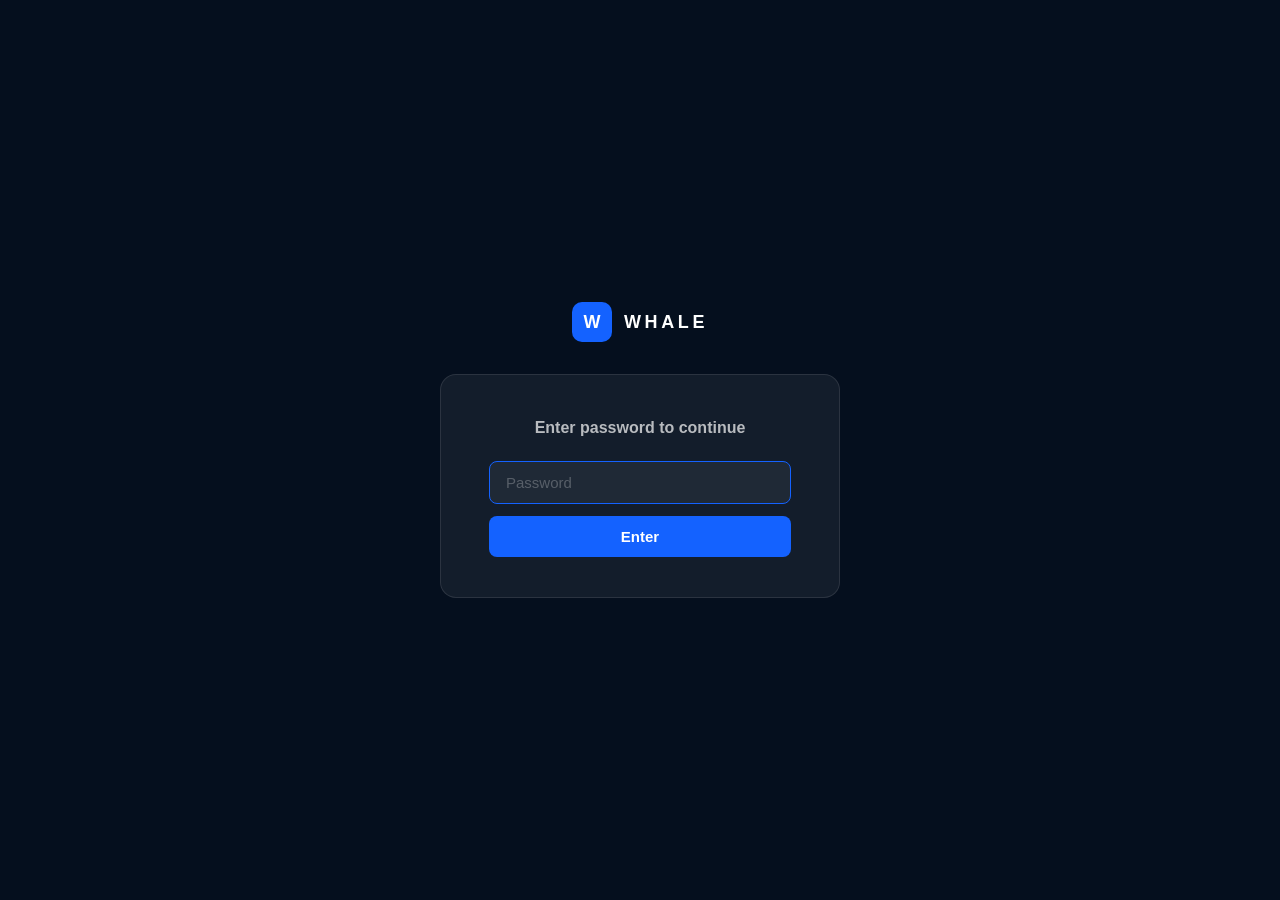
<file: index.html>
<!DOCTYPE html>
<html lang="en">
<head>
<meta charset="UTF-8">
<meta name="viewport" content="width=device-width, initial-scale=1.0">
<title>Whale · Workspace</title>
<link rel="stylesheet" href="assets/style.css">
</head>
<body>

<div class="gate">
  <div class="gate-logo">
    <div class="gate-mark">W</div>
    <span class="gate-word">Whale</span>
  </div>

  <div class="gate-box">
    <div class="gate-title">Enter password to continue</div>
    <form id="gate-form">
      <input type="password" id="gate-input" class="gate-input" placeholder="Password" autocomplete="off" autofocus>
      <button type="submit" class="gate-btn">Enter</button>
      <div id="gate-error" class="gate-error">Incorrect password. Please try again.</div>
    </form>
  </div>
</div>

<script src="assets/app.js"></script>
</body>
</html>
</file>
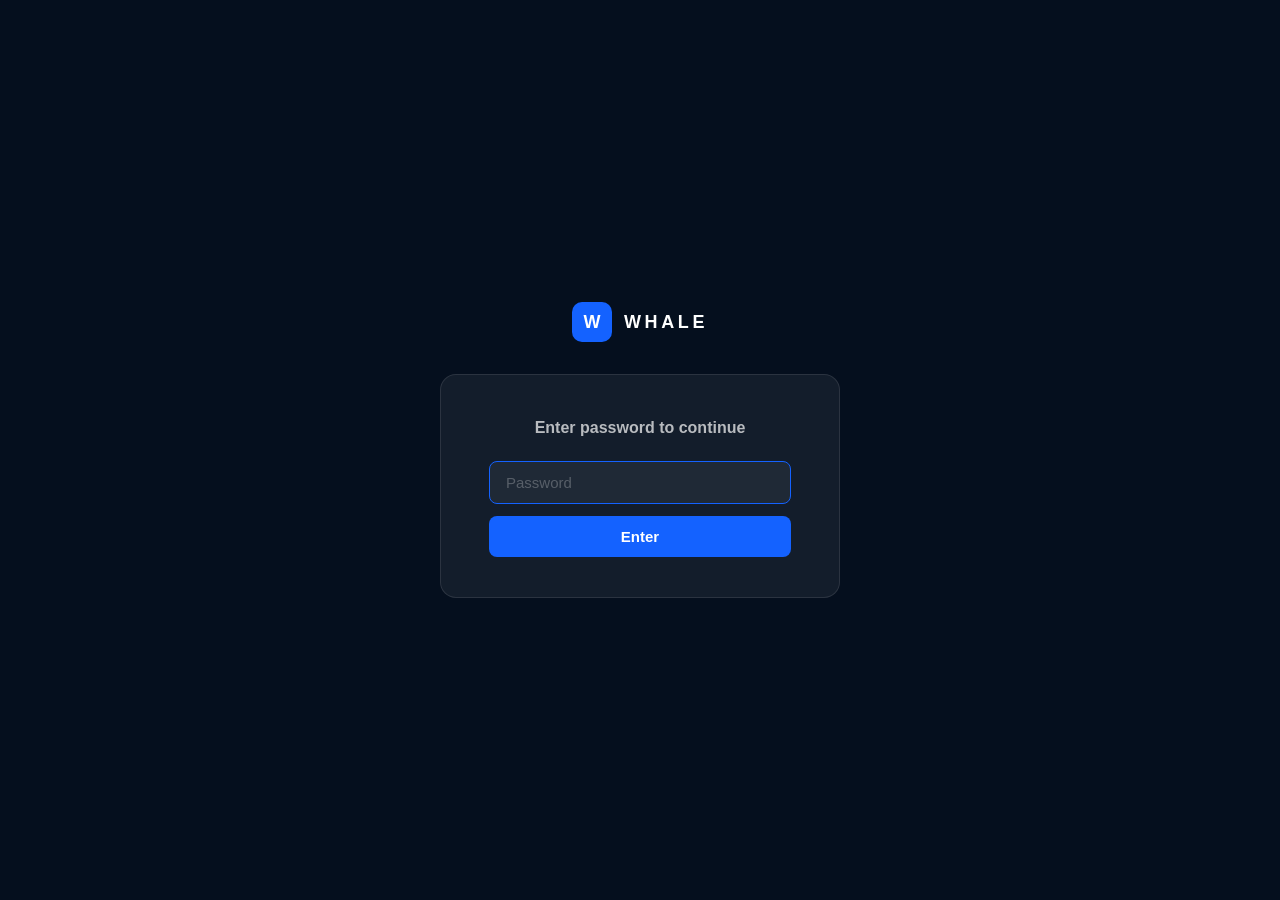
<file: achievements.html>
<!DOCTYPE html>
<html lang="en">
<head>
<meta charset="UTF-8">
<meta name="viewport" content="width=device-width, initial-scale=1.0">
<title>Achievements - Whale Workspace</title>
<link rel="stylesheet" href="assets/style.css">
</head>
<body>
<nav class="topnav">
  <div class="topnav-left">
    <a href="dashboard.html" class="nav-logo"><div class="nav-mark">W</div><span class="nav-word">Whale</span></a>
    <div class="nav-links">
      <a href="dashboard.html" class="nav-link">Dashboard</a>
      <a href="reports.html" class="nav-link">Weekly Reports</a>
      <a href="projects.html" class="nav-link">Projects</a>
      <a href="achievements.html" class="nav-link active">Achievements</a>
    </div>
  </div>
  <div class="topnav-right">
    <button class="lang-btn" data-lang="en">EN</button>
    <button class="lang-btn" data-lang="zh">中</button>
    <span class="nav-name">Weimin JI</span>
  </div>
</nav>
<div class="page-container">
  <div class="page-hero">
    <h1 data-en="Achievement Wall" data-zh="成就墙">Achievement Wall</h1>
    <p data-en="Onboarding milestones, AI contributions, deliverables, and progress." data-zh="入职里程碑、AI贡献、交付物与进度跟踪。">Onboarding milestones, AI contributions, deliverables, and progress.</p>
  </div>

  <!-- Onboarding Progress -->
  <div class="sec-hdr"><h2 data-en="Onboarding Progress" data-zh="入职进度">Onboarding Progress</h2><span class="sec-badge">2 / 4 PHASES</span></div>

  <div style="background:#fff;border:1px solid var(--g200);border-radius:var(--radius-md);padding:28px 32px;margin-bottom:40px">
    <div style="display:flex;gap:8px;margin-bottom:20px">
      <div style="flex:1;height:8px;border-radius:4px;background:var(--blue)"></div>
      <div style="flex:1;height:8px;border-radius:4px;background:var(--blue);opacity:.6"></div>
      <div style="flex:1;height:8px;border-radius:4px;background:var(--g200)"></div>
      <div style="flex:1;height:8px;border-radius:4px;background:var(--g200)"></div>
    </div>
    <div style="display:grid;grid-template-columns:repeat(4,1fr);gap:8px">
      <div style="text-align:center">
        <div style="font-size:12px;font-weight:700;color:var(--blue)">Onboard Phase 0+1 ✅</div>
        <div style="font-size:11px;color:var(--g400)" data-en="Orientation & Observation" data-zh="入职观察期">Orientation & Observation</div>
        <div style="font-size:10px;color:var(--g400);margin-top:2px">Jun 10-13</div>
      </div>
      <div style="text-align:center">
        <div style="font-size:12px;font-weight:700;color:var(--blue)">Onboard Phase 2 🔵</div>
        <div style="font-size:11px;color:var(--g400)" data-en="Active Integration & First Delivery" data-zh="主动融入与首次交付">Active Integration & First Delivery</div>
        <div style="font-size:10px;color:var(--g400);margin-top:2px">Jun 16-20</div>
      </div>
      <div style="text-align:center">
        <div style="font-size:12px;font-weight:700;color:var(--g400)">Onboard Phase 3</div>
        <div style="font-size:11px;color:var(--g400)" data-en="Independent Execution" data-zh="独立执行期">Independent Execution</div>
        <div style="font-size:10px;color:var(--g400);margin-top:2px">Jun 23-27</div>
      </div>
      <div style="text-align:center">
        <div style="font-size:12px;font-weight:700;color:var(--g400)">Onboard Phase 4+</div>
        <div style="font-size:11px;color:var(--g400)" data-en="Full Integration & Scale" data-zh="全面融入与规模化">Full Integration & Scale</div>
        <div style="font-size:10px;color:var(--g400);margin-top:2px">Jun 30+</div>
      </div>
    </div>
  </div>

  <!-- AI Achievements -->
  <div class="sec-hdr"><h2 data-en="AI-Native Achievements" data-zh="AI原生成就">AI-Native Achievements</h2></div>
  <div class="card-grid card-grid-2" style="margin-bottom:40px">
    <div class="achieve-card">
      <div class="achieve-icon done">🤖</div>
      <div>
        <div class="achieve-title" data-en="~70% AI Involvement in Weekly Output" data-zh="本周产出AI参与度~70%">~70% AI Involvement in Weekly Output</div>
        <div class="achieve-desc" data-en="3 deliverables fully AI-generated (zero manual code). 1 human+AI co-created. 2 AI-augmented research tasks. AI-native from Day 1." data-zh="3项交付物AI完全生成（零手动编码）。1项人机协作。2项AI辅助研究。从第一天起AI原生。">3 deliverables fully AI-generated (zero manual code). 1 human+AI co-created. 2 AI-augmented research tasks. AI-native from Day 1.</div>
        <div class="achieve-date">Week 2 · Jun 16-20</div>
      </div>
    </div>
    <div class="achieve-card">
      <div class="achieve-icon done">🤖</div>
      <div>
        <div class="achieve-title" data-en="3 AI Tools Built & Deployed" data-zh="3个AI工具已构建并部署">3 AI Tools Built & Deployed</div>
        <div class="achieve-desc" data-en="Term Depository v2.0, Personal Workspace Site (11 files), APAC Demo Script — all 100% AI-generated via Alivia vibe coding." data-zh="术语库v2.0、个人工作台站点（11文件）、APAC Demo脚本——全部通过Alivia Vibe Coding 100% AI生成。">Term Depository v2.0, Personal Workspace Site (11 files), APAC Demo Script — all 100% AI-generated via Alivia vibe coding.</div>
        <div class="achieve-date">Week 1-2</div>
      </div>
    </div>
    <div class="achieve-card">
      <div class="achieve-icon done">🤖</div>
      <div>
        <div class="achieve-title" data-en="AI Workflow Established from Day 1" data-zh="从第一天起建立AI工作流">AI Workflow Established from Day 1</div>
        <div class="achieve-desc" data-en="Training tutor, weekly report automation, term depository, parallel research — 4 AI workflows operational since onboarding start." data-zh="培训助手、周报自动化、术语库、并行研究——4个AI工作流从入职起运行。">Training tutor, weekly report automation, term depository, parallel research — 4 AI workflows operational since onboarding start.</div>
        <div class="achieve-date">Jun 10 · Week 1</div>
      </div>
    </div>
    <div class="achieve-card">
      <div class="achieve-icon done">🤖</div>
      <div>
        <div class="achieve-title" data-en="~60% Research Time Saved via AI" data-zh="AI辅助研究节省~60%时间">~60% Research Time Saved via AI</div>
        <div class="achieve-desc" data-en="Parallel Harbor + external retrieval via Alivia for product deep-dive and presales context building." data-zh="通过Alivia并行检索Harbor内部资料与外部信息，用于产品深入学习和售前上下文构建。">Parallel Harbor + external retrieval via Alivia for product deep-dive and presales context building.</div>
        <div class="achieve-date">Week 1-2</div>
      </div>
    </div>
  </div>

  <!-- Business Achievements -->
  <div class="sec-hdr"><h2 data-en="Business Achievements" data-zh="业务成就">Business Achievements</h2></div>
  <div class="card-grid card-grid-2" style="margin-bottom:40px">
    <div class="achieve-card">
      <div class="achieve-icon done">✅</div>
      <div>
        <div class="achieve-title" data-en="Onboard Phase 0+1: Product Portfolio Sweep" data-zh="入职第0+1阶段：全产品线梳理">Onboard Phase 0+1: Product Portfolio Sweep</div>
        <div class="achieve-desc" data-en="6 products, 20+ decks, full company positioning understood. Completed ahead of schedule." data-zh="6个产品，20+份文档，公司定位全面理解。提前完成。">6 products, 20+ decks, full company positioning understood. Completed ahead of schedule.</div>
        <div class="achieve-date">Jun 10-13 · Week 1</div>
      </div>
    </div>
    <div class="achieve-card">
      <div class="achieve-icon done">✅</div>
      <div>
        <div class="achieve-title" data-en="CEO Deliverable: Presales Operating Model" data-zh="CEO交付物：售前运营模型">CEO Deliverable: Presales Operating Model</div>
        <div class="achieve-desc" data-en="5-stage framework, cross-functional workstreams, governance topics. Delivered on schedule to CEO/CTO." data-zh="5阶段框架、跨职能工作流、治理议题。按时交付CEO/CTO。">5-stage framework, cross-functional workstreams, governance topics. Delivered on schedule to CEO/CTO.</div>
        <div class="achieve-date">Jun 20 · Week 2</div>
      </div>
    </div>
    <div class="achieve-card">
      <div class="achieve-icon done">✅</div>
      <div>
        <div class="achieve-title" data-en="Shadow → Own in 4 Days" data-zh="4天内从观察到独立负责">Shadow → Own in 4 Days</div>
        <div class="achieve-desc" data-en="Transitioned from shadowing to owning 中田 project independently. Fastest ramp-up in onboarding." data-zh="从观察学习转为独立负责中田项目。入职最快角色跃迁。">Transitioned from shadowing to owning 中田 project independently. Fastest ramp-up in onboarding.</div>
        <div class="achieve-date">Jun 19 · Week 2</div>
      </div>
    </div>
    <div class="achieve-card">
      <div class="achieve-icon done">✅</div>
      <div>
        <div class="achieve-title" data-en="SpaceSight + Echo Product Competency" data-zh="SpaceSight + Echo 产品能力建设">SpaceSight + Echo Product Competency</div>
        <div class="achieve-desc" data-en="Full demo walkthrough, test accounts provisioned, product environment independently explorable." data-zh="完成完整产品演示，测试账号已开通，可独立探索产品环境。">Full demo walkthrough, test accounts provisioned, product environment independently explorable.</div>
        <div class="achieve-date">Jun 16 · Week 2</div>
      </div>
    </div>
  </div>

  <!-- In Progress -->
  <div class="sec-hdr"><h2 data-en="In Progress" data-zh="进行中">In Progress</h2></div>
  <div class="card-grid card-grid-2">
    <div class="achieve-card">
      <div class="achieve-icon prog">🚧</div>
      <div>
        <div class="achieve-title" data-en="SA Workflow Design (TO-BE)" data-zh="SA工作流设计（目标状态）">SA Workflow Design (TO-BE)</div>
        <div class="achieve-desc" data-en="CEO-requested. AS-IS mapped, iterating based on CEO/CTO feedback. Target: actionable governance playbook." data-zh="CEO要求。现状已梳理，根据CEO/CTO反馈迭代中。目标：可执行治理手册。">CEO-requested. AS-IS mapped, iterating based on CEO/CTO feedback. Target: actionable governance playbook.</div>
        <div class="achieve-date" data-en="Started Jun 17 · Target: Jun 27" data-zh="开始于6月17日 · 目标：6月27日">Started Jun 17 · Target: Jun 27</div>
      </div>
    </div>
    <div class="achieve-card">
      <div class="achieve-icon prog">🚧</div>
      <div>
        <div class="achieve-title" data-en="中田 Project: First SA Delivery" data-zh="中田项目：首次独立SA交付">中田 Project: First SA Delivery</div>
        <div class="achieve-desc" data-en="Requirements under clarification. Target: client-accepted solution direction by end of Week 3." data-zh="需求明确中。目标：第三周结束前获得客户认可的方案方向。">Requirements under clarification. Target: client-accepted solution direction by end of Week 3.</div>
        <div class="achieve-date" data-en="Started Jun 19 · Target: Jun 27" data-zh="开始于6月19日 · 目标：6月27日">Started Jun 19 · Target: Jun 27</div>
      </div>
    </div>
  </div>
</div>
<div class="site-footer">Whale · Weimin JI · SA / Presales Workspace · Powered by Alivia</div>
<script src="assets/app.js"></script>
<script>WhaleAuth.guard();</script>
</body>
</html>
</file>
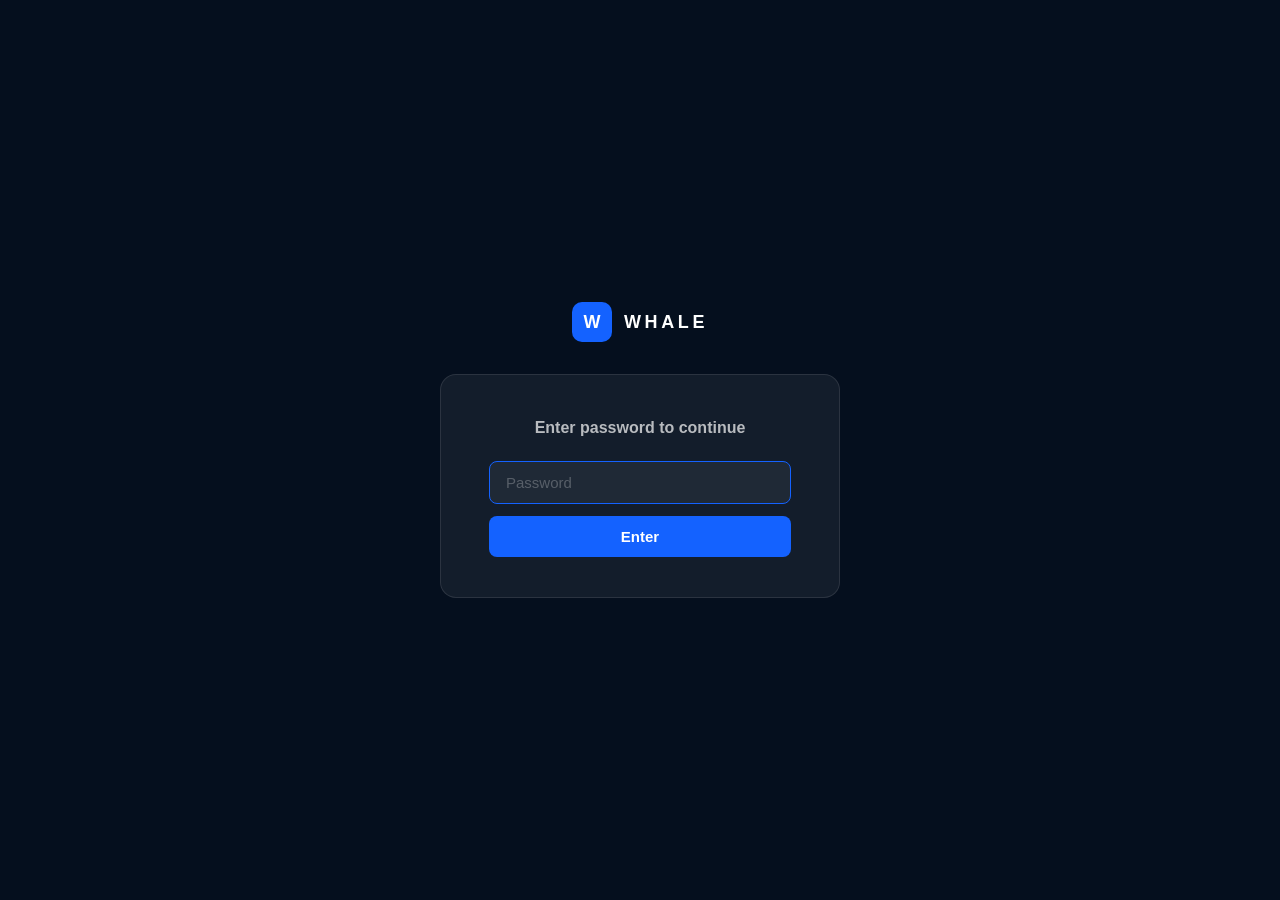
<file: dashboard.html>
<!DOCTYPE html>
<html lang="en">
<head>
<meta charset="UTF-8">
<meta name="viewport" content="width=device-width, initial-scale=1.0">
<title>Dashboard · Whale Workspace</title>
<link rel="stylesheet" href="assets/style.css">
</head>
<body>
<nav class="topnav">
  <div class="topnav-left">
    <a href="dashboard.html" class="nav-logo"><div class="nav-mark">W</div><span class="nav-word">Whale</span></a>
    <div class="nav-links">
      <a href="dashboard.html" class="nav-link active" data-en="Dashboard" data-zh="首页">Dashboard</a>
      <a href="reports.html" class="nav-link" data-en="Weekly Reports" data-zh="周报">Weekly Reports</a>
      <a href="projects.html" class="nav-link" data-en="Projects" data-zh="项目跟踪">Projects</a>
      <a href="achievements.html" class="nav-link" data-en="Achievements" data-zh="成就墙">Achievements</a>
    </div>
  </div>
  <div class="topnav-right">
    <button class="lang-btn" data-lang="en">EN</button>
    <button class="lang-btn" data-lang="zh">中</button>
    <span class="nav-name">Weimin JI</span>
  </div>
</nav>

<div class="page-container">
  <div class="page-hero">
    <h1 data-en="Workspace" data-zh="工作台">Workspace</h1>
    <p data-en="SA / Presales Onboarding · Weimin JI 计玮敏" data-zh="SA / 售前入职训练 · 计玮敏">SA / Presales Onboarding · Weimin JI 计玮敏</p>
  </div>

  <!-- Stats Row -->
  <div class="stats-row">
    <div class="stat-card">
      <div class="stat-num">2</div>
      <div class="stat-label" data-en="Weeks Completed" data-zh="已完成周数">Weeks Completed</div>
    </div>
    <div class="stat-card">
      <div class="stat-num">7</div>
      <div class="stat-label" data-en="Active Projects" data-zh="活跃项目">Active Projects</div>
    </div>
    <div class="stat-card">
      <div class="stat-num">~70%</div>
      <div class="stat-label" data-en="AI Involvement in Output" data-zh="AI参与产出比例">AI Involvement in Output</div>
    </div>
    <div class="stat-card">
      <div class="stat-num" data-en="Onboard P2" data-zh="入职P2">Onboard P2</div>
      <div class="stat-label" data-en="Active Integration & First Delivery" data-zh="主动融入与首次交付">Active Integration & First Delivery</div>
    </div>
  </div>

  <!-- Section: Latest Report -->
  <div class="sec-hdr">
    <h2 data-en="Latest Report" data-zh="最新周报">Latest Report</h2>
    <a href="reports.html" class="sec-badge" data-en="View All →" data-zh="查看全部 →">View All →</a>
  </div>

  <div class="card-grid card-grid-2">
    <div class="report-card" onclick="location.href='reports/week2/en.html'">
      <div class="report-card-top">
        <span class="report-card-status status-current" data-en="Current" data-zh="本周">Current</span>
        <div class="report-card-week">Week 2</div>
        <div class="report-card-title" data-en="Jun 16 – 20, 2026" data-zh="2026年6月16日 – 20日">Jun 16 – 20, 2026</div>
        <div class="report-card-date" data-en="Product Deep Dive · SA Process Framework · First Project Ownership" data-zh="产品深入学习 · 售前流程框架 · 首个独立项目">Product Deep Dive · SA Process Framework · First Project Ownership</div>
      </div>
      <div class="report-card-body">
        <div class="report-card-summary" data-en="Delivered presales operating model to CEO/CTO. Took over 中田 project independently. 7 projects active across China + APAC. ~70% AI involvement in weekly output." data-zh="向CEO/CTO交付售前运营模型。独立承接中田项目。7个项目并行推进（中国+APAC）。本周产出AI参与度~70%。">Delivered presales operating model to CEO/CTO. Took over 中田 project independently. 7 projects active across China + APAC. ~70% AI involvement in weekly output.</div>
        <div class="report-card-links">
          <a href="reports/week2/en.html" class="report-link">EN →</a>
          <a href="reports/week2/zh.html" class="report-link">中文 →</a>
        </div>
      </div>
    </div>

    <div class="report-card" onclick="location.href='reports/week1/en.html'">
      <div class="report-card-top">
        <span class="report-card-status status-done" data-en="Done" data-zh="已完成">Done</span>
        <div class="report-card-week">Week 1</div>
        <div class="report-card-title" data-en="Jun 10 – 13, 2026" data-zh="2026年6月10日 – 13日">Jun 10 – 13, 2026</div>
        <div class="report-card-date" data-en="Company Overview · Product Portfolio" data-zh="公司概览 · 产品组合">Company Overview · Product Portfolio</div>
      </div>
      <div class="report-card-body">
        <div class="report-card-summary" data-en="Full product portfolio sweep, 20+ decks reviewed, 5 live sessions shadowed, Term Depository created, AI-augmented onboarding workflow established." data-zh="全产品线梳理，阅读20+份文档，参与5场项目会议，创建术语库，建立AI辅助工作流。">Full product portfolio sweep, 20+ decks reviewed, 5 live sessions shadowed, Term Depository created, AI-augmented onboarding workflow established.</div>
        <div class="report-card-links">
          <a href="reports/week1/en.html" class="report-link">EN →</a>
          <a href="reports/week1/zh.html" class="report-link">中文 →</a>
        </div>
      </div>
    </div>
  </div>

  <div class="divider"></div>

  <!-- Section: Active Projects (ALL 7) -->
  <div class="sec-hdr">
    <h2 data-en="Active Projects" data-zh="活跃项目">Active Projects</h2>
    <a href="projects.html" class="sec-badge" data-en="View All →" data-zh="查看全部 →">View All →</a>
  </div>

  <div class="project-row">
    <div class="project-dot dot-active"></div>
    <div class="project-info">
      <div class="project-name">中田 Zhongtian</div>
      <div class="project-sub" data-en="Own — First independent SA project. Client contact established." data-zh="独立负责 — 首个独立SA项目。已建立客户联系。">Own — First independent SA project. Client contact established.</div>
    </div>
    <span class="project-product">SpaceSight</span>
  </div>

  <div class="project-row">
    <div class="project-dot dot-active"></div>
    <div class="project-info">
      <div class="project-name">新荣记 Xin Rong Ji</div>
      <div class="project-sub" data-en="Active — Full context mapped with Consulting. Way-of-working documented." data-zh="活跃参与 — 与Consulting完成全貌梳理。协作规范已文档化。">Active — Full context mapped with Consulting. Way-of-working documented.</div>
    </div>
    <span class="project-product">SpaceSight</span>
  </div>

  <div class="project-row">
    <div class="project-dot dot-active"></div>
    <div class="project-info">
      <div class="project-name">正项 Zhengxiang</div>
      <div class="project-sub" data-en="Active — Partner meeting W2: POC scope & deployment confirmed." data-zh="活跃参与 — W2合作方会议：确认POC范围与部署方案。">Active — Partner meeting W2: POC scope & deployment confirmed.</div>
    </div>
    <span class="project-product">SpaceSight</span>
  </div>

  <div class="project-row">
    <div class="project-dot dot-active"></div>
    <div class="project-info">
      <div class="project-name">日产-中翔邦泰</div>
      <div class="project-sub" data-en="Shadowing — Joined channel group W2. Learning partner deal patterns." data-zh="跟随观察 — W2加入渠道项目群。学习合作伙伴交易模式。">Shadowing — Joined channel group W2. Learning partner deal patterns.</div>
    </div>
    <span class="project-product">SpaceSight</span>
  </div>

  <div class="project-row">
    <div class="project-dot dot-active"></div>
    <div class="project-info">
      <div class="project-name">海信 Hisense · Channel AI Audit</div>
      <div class="project-sub" data-en="Monitoring — In comms group since W1. No new activity this week." data-zh="持续监控 — W1起在沟通群。本周无新动态。">Monitoring — In comms group since W1. No new activity this week.</div>
    </div>
    <span class="project-product">SpaceSight</span>
  </div>

  <div class="project-row">
    <div class="project-dot dot-discovery"></div>
    <div class="project-info">
      <div class="project-name">华为 Huawei · Railway Project</div>
      <div class="project-sub" data-en="Discovery — Early stage. Requirements & product fit under assessment." data-zh="早期探索 — 需求与产品匹配度评估中。">Discovery — Early stage. Requirements & product fit under assessment.</div>
    </div>
    <span class="project-product">TBD</span>
  </div>

  <div class="project-row">
    <div class="project-dot dot-active"></div>
    <div class="project-info">
      <div class="project-name">APAC (multiple)</div>
      <div class="project-sub" data-en="Preparing — EN demo script ready. Awaiting BD trigger." data-zh="准备就绪 — 英文Demo脚本已完成。等待业务触发。">Preparing — EN demo script ready. Awaiting BD trigger.</div>
    </div>
    <span class="project-product">Multiple</span>
  </div>

  <div class="divider"></div>

  <!-- Section: Recent Achievements -->
  <div class="sec-hdr">
    <h2 data-en="Recent Achievements" data-zh="最新成就">Recent Achievements</h2>
    <a href="achievements.html" class="sec-badge" data-en="View All →" data-zh="查看全部 →">View All →</a>
  </div>

  <div class="card-grid card-grid-3">
    <div class="achieve-card">
      <div class="achieve-icon done">✅</div>
      <div>
        <div class="achieve-title" data-en="Onboard Phase 0+1 Complete" data-zh="入职第0+1阶段完成">Onboard Phase 0+1 Complete</div>
        <div class="achieve-desc" data-en="Full product portfolio sweep & company positioning. Ahead of schedule." data-zh="全产品线梳理及公司定位。提前完成。">Full product portfolio sweep & company positioning. Ahead of schedule.</div>
        <div class="achieve-date">Jun 10–13</div>
      </div>
    </div>
    <div class="achieve-card">
      <div class="achieve-icon done">✅</div>
      <div>
        <div class="achieve-title" data-en="AI-Native Work Model: ~70% AI Output" data-zh="AI原生工作模式：产出AI参与~70%">AI-Native Work Model: ~70% AI Output</div>
        <div class="achieve-desc" data-en="3 deliverables fully AI-generated. 1 co-created. 2 AI-augmented. AI embedded in daily workflow from Day 1." data-zh="3项交付物AI独立生成，1项人机协作，2项AI辅助。从第一天起AI嵌入日常工作流。">3 deliverables fully AI-generated. 1 co-created. 2 AI-augmented. AI embedded in daily workflow from Day 1.</div>
        <div class="achieve-date">Week 1–2</div>
      </div>
    </div>
    <div class="achieve-card">
      <div class="achieve-icon done">✅</div>
      <div>
        <div class="achieve-title" data-en="CEO Deliverable: SA Operating Model" data-zh="CEO交付物：售前运营模型">CEO Deliverable: SA Operating Model</div>
        <div class="achieve-desc" data-en="5-stage presales framework delivered to CEO/CTO on schedule. Human+AI co-creation." data-zh="5阶段售前框架按时交付CEO/CTO。人机协作模式。">5-stage presales framework delivered to CEO/CTO on schedule. Human+AI co-creation.</div>
        <div class="achieve-date">Jun 20</div>
      </div>
    </div>
  </div>

</div>

<div class="site-footer">Whale · Weimin JI 计玮敏 · SA / Presales Workspace · Powered by Alivia</div>
<script src="assets/app.js"></script>
<script>WhaleAuth.guard();</script>
</body>
</html>
</file>
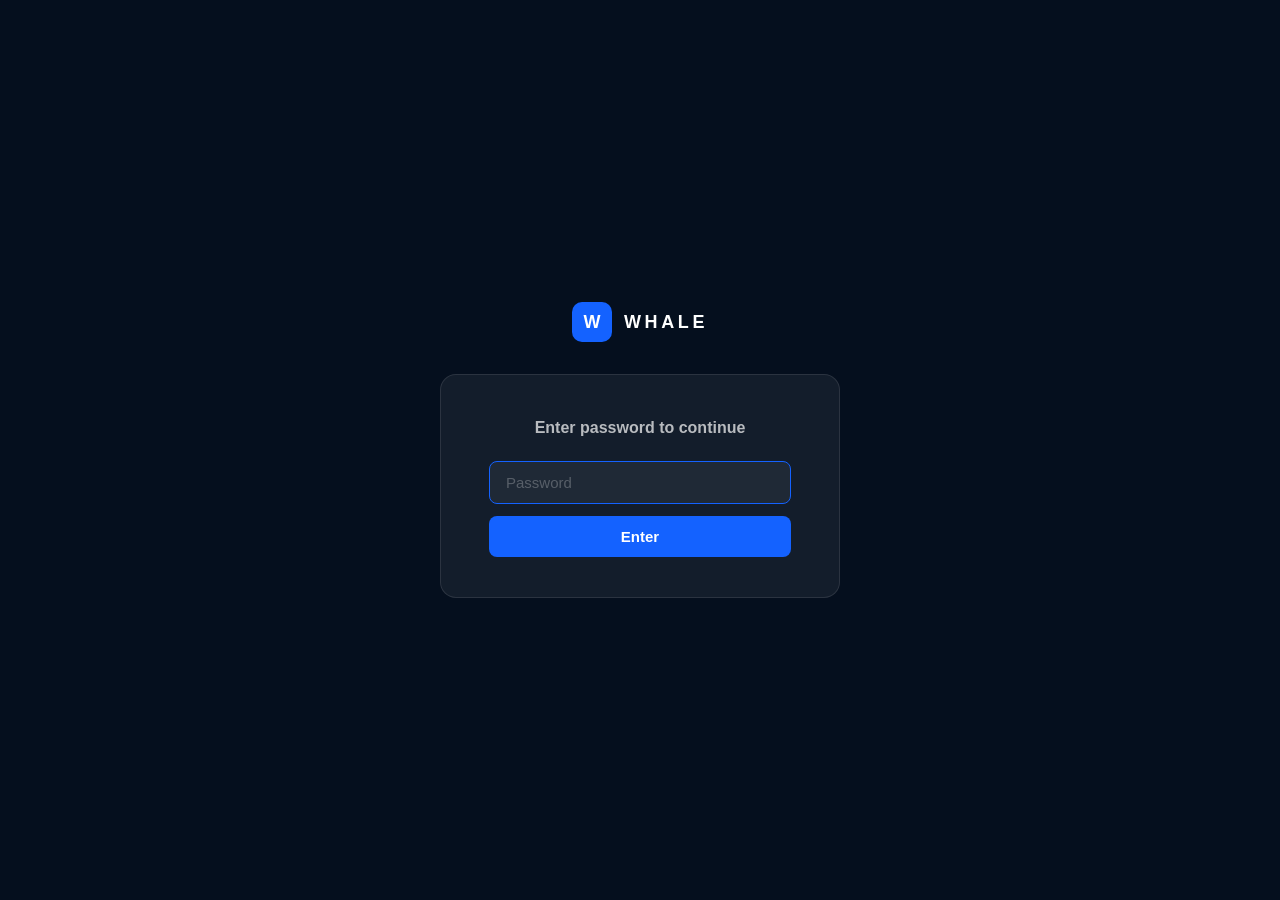
<file: projects.html>
<!DOCTYPE html>
<html lang="en">
<head>
<meta charset="UTF-8">
<meta name="viewport" content="width=device-width, initial-scale=1.0">
<title>Projects - Whale Workspace</title>
<link rel="stylesheet" href="assets/style.css">
</head>
<body>
<nav class="topnav">
  <div class="topnav-left">
    <a href="dashboard.html" class="nav-logo"><div class="nav-mark">W</div><span class="nav-word">Whale</span></a>
    <div class="nav-links">
      <a href="dashboard.html" class="nav-link">Dashboard</a>
      <a href="reports.html" class="nav-link">Weekly Reports</a>
      <a href="projects.html" class="nav-link active">Projects</a>
      <a href="achievements.html" class="nav-link">Achievements</a>
    </div>
  </div>
  <div class="topnav-right">
    <button class="lang-btn" data-lang="en">EN</button>
    <button class="lang-btn" data-lang="zh">中</button>
    <span class="nav-name">Weimin JI</span>
  </div>
</nav>
<div class="page-container">
  <div class="page-hero">
    <h1 data-en="Project Tracker" data-zh="项目跟踪">Project Tracker</h1>
    <p data-en="All active projects with status definitions and weekly progress." data-zh="所有活跃项目及状态定义和每周进展。">All active projects with status definitions and weekly progress.</p>
  </div>

  <!-- Status Legend -->
  <div style="background:#fff;border:1px solid var(--g200);border-radius:var(--radius-md);padding:16px 24px;margin-bottom:28px;font-size:12px;color:var(--g500);line-height:1.8">
    <strong style="color:var(--g800)" data-en="Project Status Definitions:" data-zh="项目状态定义：">Project Status Definitions:</strong><br>
    <span style="color:var(--blue);font-weight:600">● Own</span> <span data-en="= Independently leading, accountable for delivery" data-zh="= 独立主导，对交付负责">= Independently leading, accountable for delivery</span> &nbsp;|&nbsp;
    <span style="color:var(--blue);font-weight:600">● Active</span> <span data-en="= Contributing with partial ownership" data-zh="= 积极参与，承担部分责任">= Contributing with partial ownership</span> &nbsp;|&nbsp;
    <span style="color:var(--amber);font-weight:600">● Shadowing</span> <span data-en="= Observing & learning" data-zh="= 观察学习中">= Observing & learning</span><br>
    <span style="color:var(--g400);font-weight:600">● Monitoring</span> <span data-en="= Tracking via comms, no active involvement" data-zh="= 通过沟通群追踪，暂无主动介入">= Tracking via comms, no active involvement</span> &nbsp;|&nbsp;
    <span style="color:var(--g400);font-weight:600">● Discovery</span> <span data-en="= Early stage, assessing fit" data-zh="= 早期阶段，评估匹配度">= Early stage, assessing fit</span> &nbsp;|&nbsp;
    <span style="color:var(--amber);font-weight:600">● Preparing</span> <span data-en="= Deliverables ready, awaiting trigger" data-zh="= 交付物已就绪，等待触发">= Deliverables ready, awaiting trigger</span>
  </div>

  <div class="sec-hdr"><h2 data-en="Active Projects (7)" data-zh="活跃项目（7）">Active Projects (7)</h2></div>

  <div class="project-row">
    <div class="project-dot dot-active"></div>
    <div class="project-info">
      <div class="project-name">中田 Zhongtian</div>
      <div class="project-sub" data-en="Status: Own · First independent SA project. Client contact established W2. Requirements under clarification." data-zh="状态：独立负责 · 首个独立SA项目。W2已建立客户联系。需求明确中。">Status: Own · First independent SA project. Client contact established W2. Requirements under clarification.</div>
    </div>
    <span class="project-product">SpaceSight</span>
  </div>

  <div class="project-row">
    <div class="project-dot dot-active"></div>
    <div class="project-info">
      <div class="project-name">新荣记 Xin Rong Ji</div>
      <div class="project-sub" data-en="Status: Active · W1: Shadowing. W2: Full context mapped with Consulting, way-of-working documented. Client mtg cancelled but prep done." data-zh="状态：活跃参与 · W1: 观察。W2: 与Consulting完成全貌梳理，协作规范文档化。客户会议取消但准备完成。">Status: Active · W1: Shadowing. W2: Full context mapped with Consulting, way-of-working documented. Client mtg cancelled but prep done.</div>
    </div>
    <span class="project-product">SpaceSight</span>
  </div>

  <div class="project-row">
    <div class="project-dot dot-active"></div>
    <div class="project-info">
      <div class="project-name">正项 Zhengxiang · Channel Partner</div>
      <div class="project-sub" data-en="Status: Active · W1: Channel training attended. W2: Partner meeting — POC scope, scenarios & deployment approach confirmed. Ongoing." data-zh="状态：活跃参与 · W1: 参加渠道培训。W2: 合作方会议——确认POC范围、场景与部署方案。持续跟进中。">Status: Active · W1: Channel training attended. W2: Partner meeting — POC scope, scenarios & deployment approach confirmed. Ongoing.</div>
    </div>
    <span class="project-product">SpaceSight</span>
  </div>

  <div class="project-row">
    <div class="project-dot dot-active"></div>
    <div class="project-info">
      <div class="project-name">日产-中翔邦泰 · 慢闪店客流</div>
      <div class="project-sub" data-en="Status: Shadowing · W2: Joined channel project group. Learning partner deal patterns and project dynamics." data-zh="状态：跟随观察 · W2: 加入渠道项目群。学习合作伙伴交易模式与项目动态。">Status: Shadowing · W2: Joined channel project group. Learning partner deal patterns and project dynamics.</div>
    </div>
    <span class="project-product">SpaceSight</span>
  </div>

  <div class="project-row">
    <div class="project-dot dot-active"></div>
    <div class="project-info">
      <div class="project-name">海信 Hisense · Channel AI Audit</div>
      <div class="project-sub" data-en="Status: Monitoring · W1: Partner meeting attended. W2: In comms group, no new activity. Continuing to track." data-zh="状态：持续监控 · W1: 参加合作伙伴会议。W2: 在沟通群，无新动态。持续追踪。">Status: Monitoring · W1: Partner meeting attended. W2: In comms group, no new activity. Continuing to track.</div>
    </div>
    <span class="project-product">SpaceSight</span>
  </div>

  <div class="project-row">
    <div class="project-dot dot-discovery"></div>
    <div class="project-info">
      <div class="project-name">华为 Huawei · Railway Project</div>
      <div class="project-sub" data-en="Status: Discovery · W1–W2: In comms group. Requirements under clarification. No client meeting yet. Early stage." data-zh="状态：早期探索 · W1–W2: 在沟通群。需求待确认。尚未客户会议。早期阶段。">Status: Discovery · W1–W2: In comms group. Requirements under clarification. No client meeting yet. Early stage.</div>
    </div>
    <span class="project-product">TBD</span>
  </div>

  <div class="project-row">
    <div class="project-dot dot-active"></div>
    <div class="project-info">
      <div class="project-name">APAC (multiple) · EN Demo Support</div>
      <div class="project-sub" data-en="Status: Preparing · W1: Attended 3 APAC BD/SA sessions. W2: Demo script completed. Awaiting BD trigger for client-facing delivery." data-zh="状态：准备就绪 · W1: 参加3次APAC BD/SA会议。W2: Demo脚本已完成。等待BD触发后进行客户交付。">Status: Preparing · W1: Attended 3 APAC BD/SA sessions. W2: Demo script completed. Awaiting BD trigger for client-facing delivery.</div>
    </div>
    <span class="project-product">Multiple</span>
  </div>

</div>
<div class="site-footer">Whale · Weimin JI · SA / Presales Workspace · Powered by Alivia</div>
<script src="assets/app.js"></script>
<script>WhaleAuth.guard();</script>
</body>
</html>
</file>
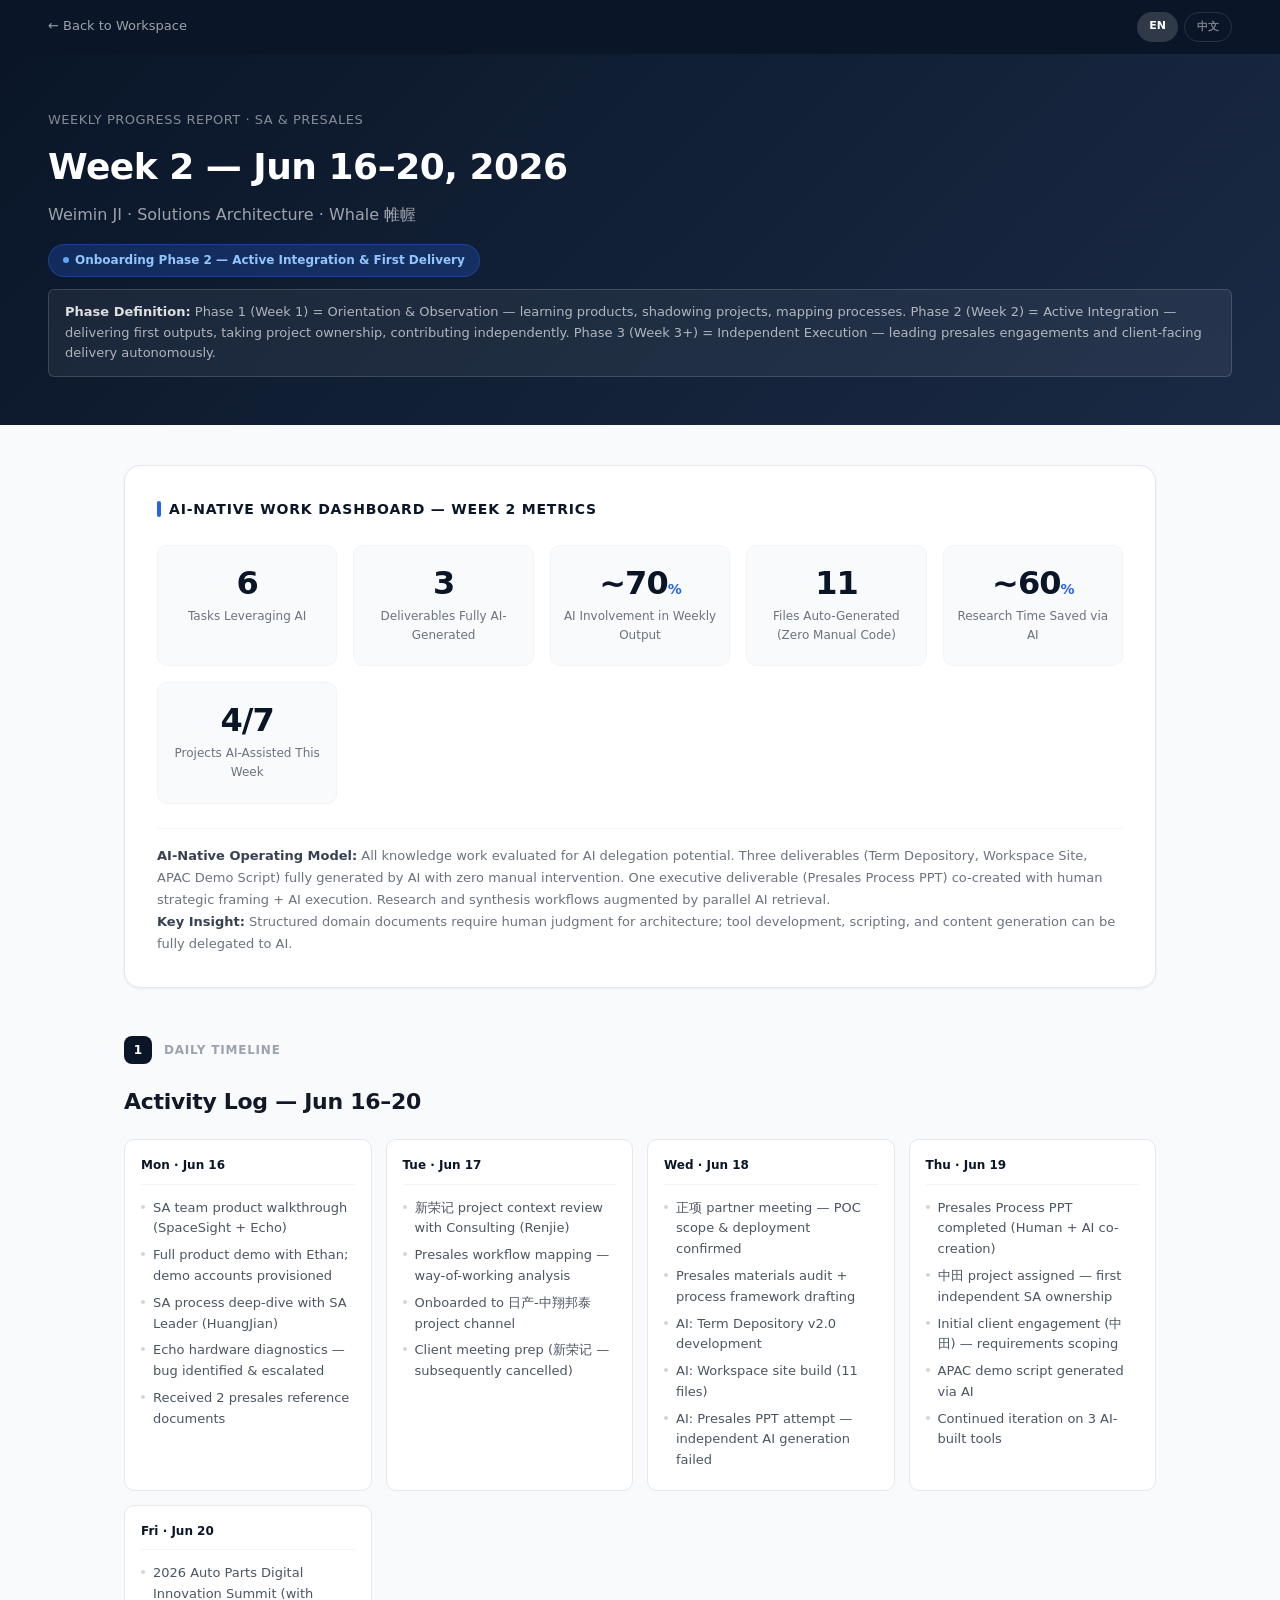
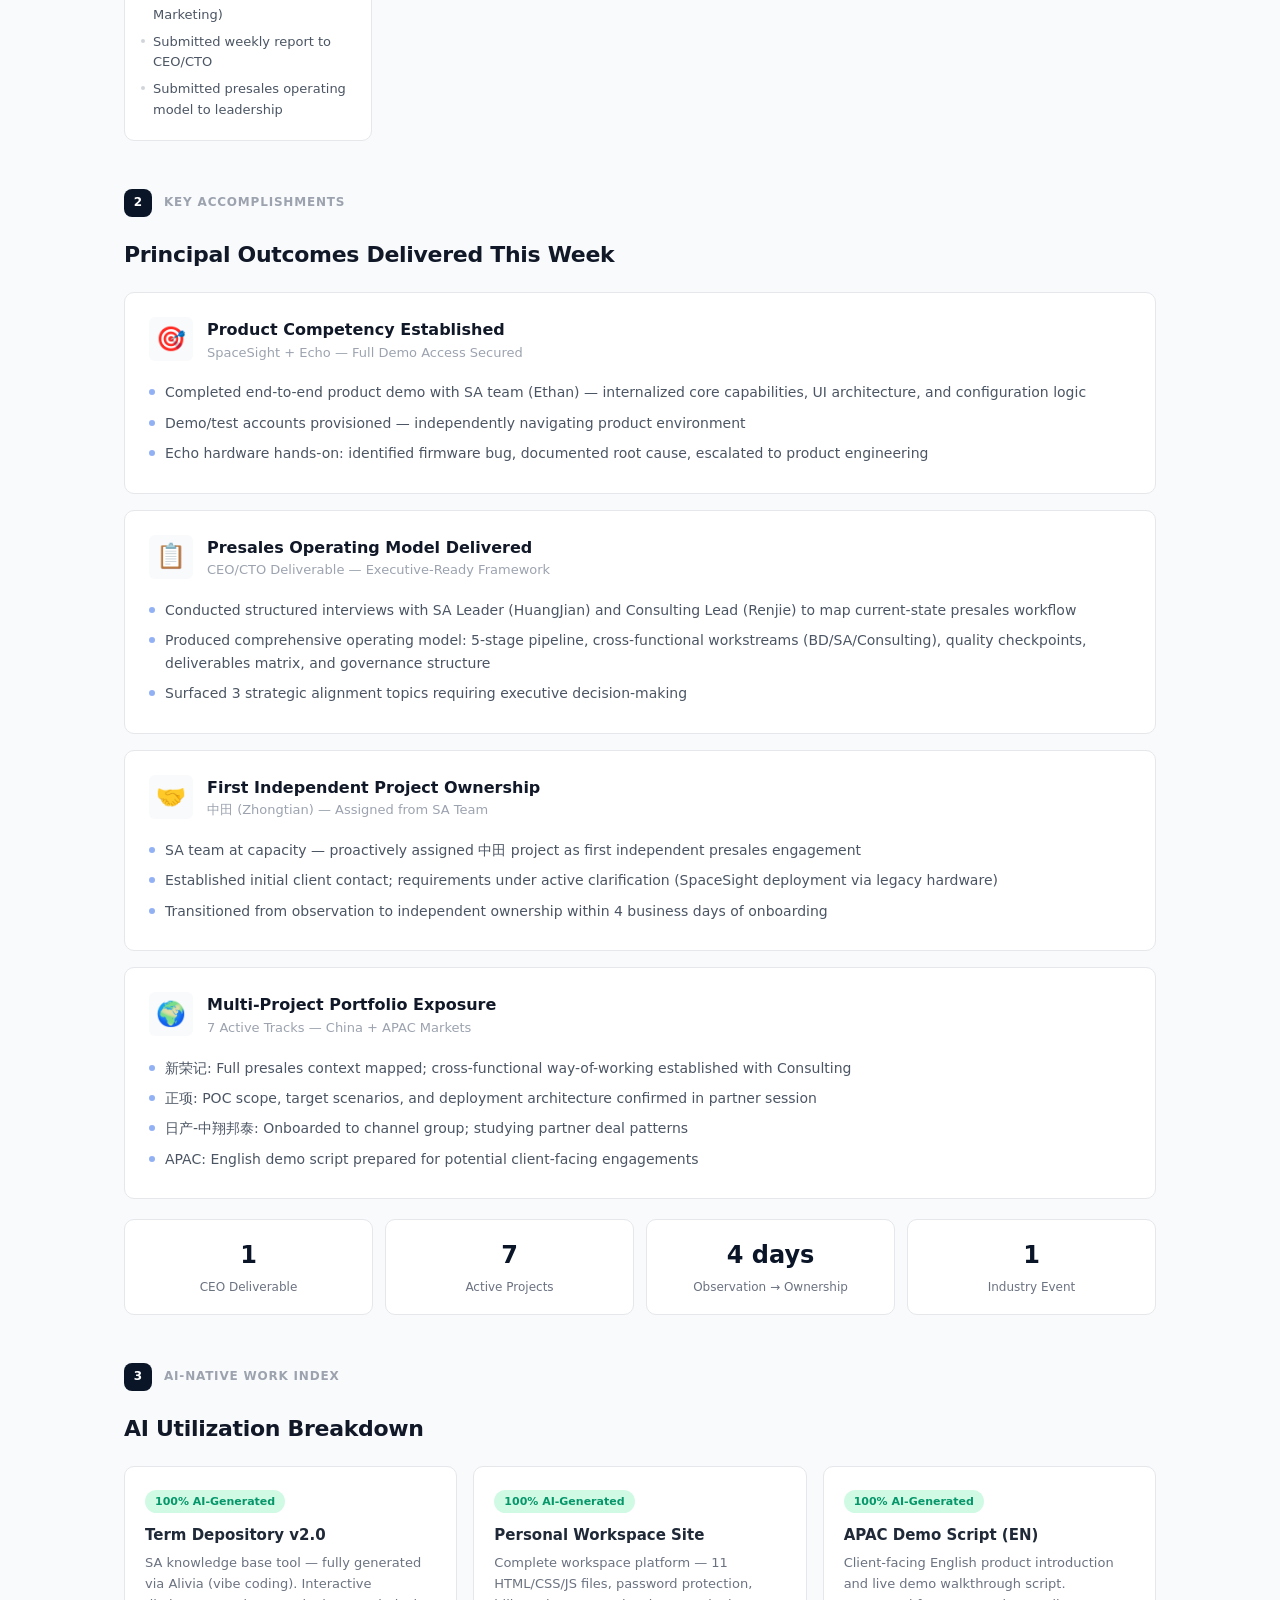
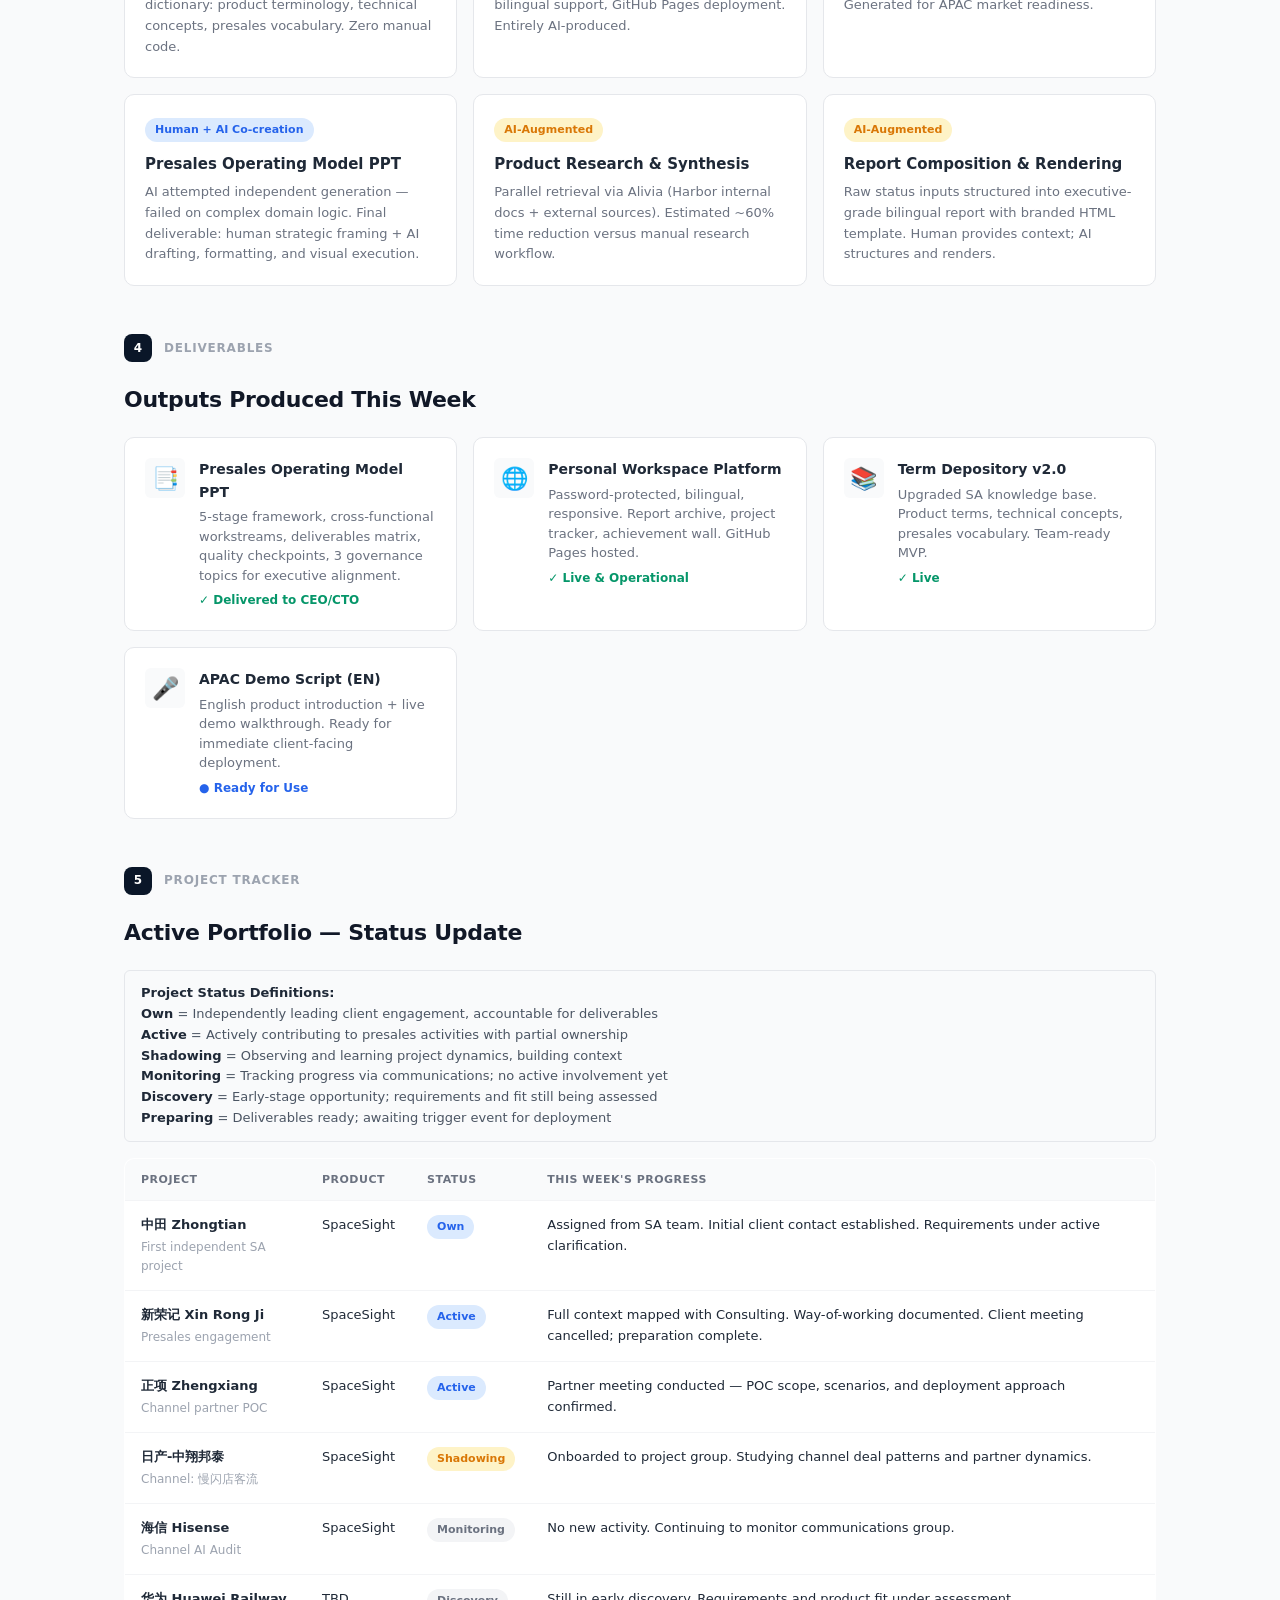
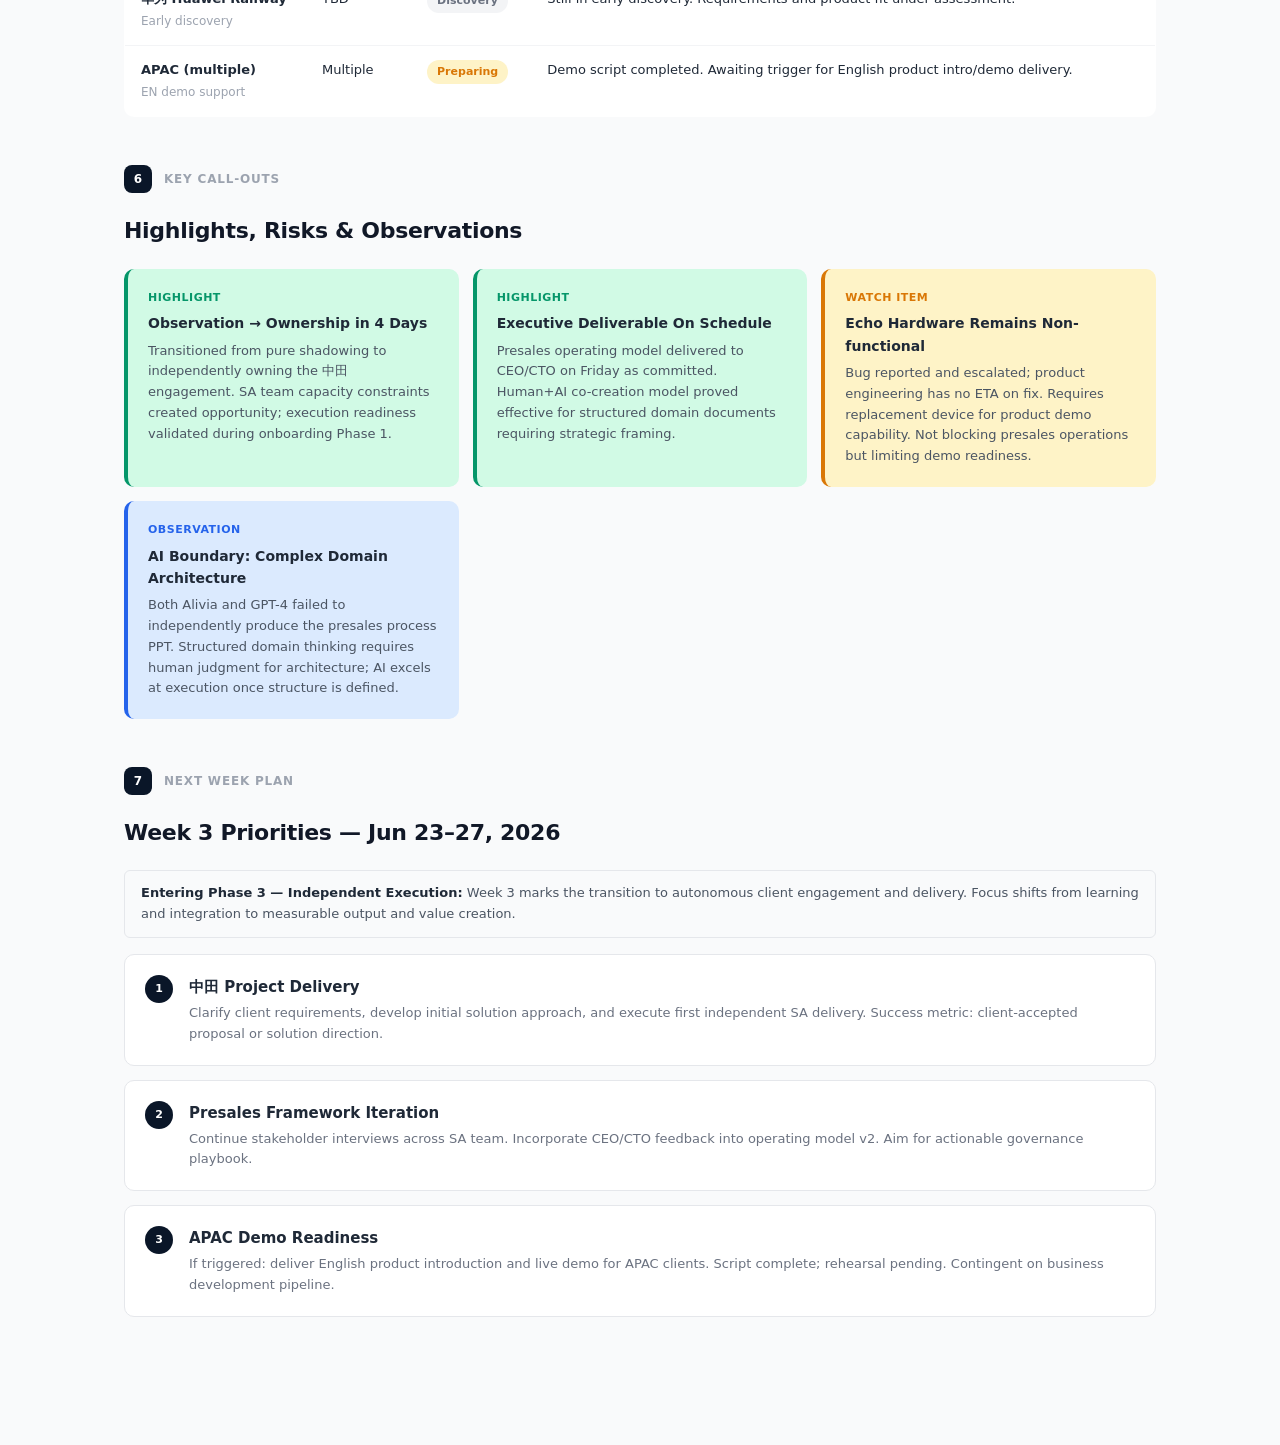
<file: reports/week2/en.html>
<!DOCTYPE html>
<html lang="en">
<head>
  <meta charset="UTF-8">
  <meta name="viewport" content="width=device-width, initial-scale=1.0">
  <title>Week 2 Report · Weimin JI · Whale</title>
  <style>
:root {
  --navy: #0a1628;
  --navy-light: #1a2a44;
  --blue: #2563eb;
  --blue-light: #dbeafe;
  --green: #059669;
  --green-light: #d1fae5;
  --amber: #d97706;
  --amber-light: #fef3c7;
  --gray-50: #f9fafb;
  --gray-100: #f3f4f6;
  --gray-200: #e5e7eb;
  --gray-300: #d1d5db;
  --gray-400: #9ca3af;
  --gray-500: #6b7280;
  --gray-600: #4b5563;
  --gray-700: #374151;
  --gray-800: #1f2937;
  --gray-900: #111827;
  --radius: 16px;
  --radius-sm: 10px;
  --radius-xs: 6px;
  --shadow-sm: 0 1px 3px rgba(0,0,0,.06);
  --shadow-md: 0 4px 12px rgba(0,0,0,.08);
  --transition: .2s cubic-bezier(.4,0,.2,1);
}
* { margin:0; padding:0; box-sizing:border-box; }
html { font-size:16px; scroll-behavior:smooth; }
body {
  font-family: -apple-system, BlinkMacSystemFont, 'SF Pro Text', 'Inter', system-ui, sans-serif;
  color: var(--gray-800);
  background: var(--gray-50);
  line-height: 1.6;
  -webkit-font-smoothing: antialiased;
}
.top-bar { background:var(--navy); padding:12px 48px; display:flex; align-items:center; justify-content:space-between; position:sticky; top:0; z-index:100; }
.top-bar a { text-decoration:none; }
.back-link { color:rgba(255,255,255,.6); font-size:13px; font-weight:500; display:flex; align-items:center; gap:6px; transition:color var(--transition); }
.back-link:hover { color:#fff; }
.lang-switch { display:flex; gap:6px; }
.lang-btn { font-size:11px; font-weight:600; padding:5px 12px; border-radius:20px; transition:all var(--transition); }
.lang-btn.active { color:#fff; background:rgba(255,255,255,.15); }
.lang-btn.inactive { color:rgba(255,255,255,.45); border:1px solid rgba(255,255,255,.12); }
.report-hero { background:linear-gradient(135deg,var(--navy) 0%,var(--navy-light) 100%); padding:56px 48px 48px; color:#fff; }
.report-hero .meta { font-size:13px; color:rgba(255,255,255,.5); font-weight:500; letter-spacing:.5px; text-transform:uppercase; margin-bottom:8px; }
.report-hero h1 { font-size:36px; font-weight:700; letter-spacing:-.5px; margin-bottom:6px; }
.report-hero .subtitle { font-size:16px; color:rgba(255,255,255,.6); }
.report-hero .phase-tag { display:inline-flex; align-items:center; gap:6px; margin-top:16px; background:rgba(37,99,235,.25); border:1px solid rgba(37,99,235,.4); color:#93c5fd; padding:6px 14px; border-radius:20px; font-size:12px; font-weight:600; }
.report-hero .phase-tag .dot { width:6px; height:6px; background:#60a5fa; border-radius:50%; animation:pulse 2s infinite; }
@keyframes pulse { 0%,100%{opacity:1} 50%{opacity:.4} }
.page { max-width:1080px; margin:0 auto; padding:40px 24px 80px; }
.sec { margin-bottom:48px; }
.sec-header { display:flex; align-items:center; gap:12px; margin-bottom:20px; }
.sec-num { width:28px; height:28px; background:var(--navy); color:#fff; font-size:12px; font-weight:700; border-radius:8px; display:flex; align-items:center; justify-content:center; }
.sec-label { font-size:12px; font-weight:600; color:var(--gray-400); text-transform:uppercase; letter-spacing:.8px; }
.sec-title { font-size:22px; font-weight:700; color:var(--gray-900); margin-bottom:20px; letter-spacing:-.3px; }
.ai-dash { background:#fff; border:1px solid var(--gray-200); border-radius:var(--radius); padding:32px; box-shadow:var(--shadow-sm); margin-bottom:48px; }
.ai-dash-title { font-size:14px; font-weight:700; color:var(--navy); text-transform:uppercase; letter-spacing:.8px; margin-bottom:24px; display:flex; align-items:center; gap:8px; }
.ai-dash-title::before { content:''; width:4px; height:16px; background:var(--blue); border-radius:2px; }
.ai-kpi-grid { display:grid; grid-template-columns:repeat(auto-fit,minmax(160px,1fr)); gap:16px; margin-bottom:24px; }
.ai-kpi { text-align:center; padding:20px 12px; background:var(--gray-50); border-radius:var(--radius-sm); border:1px solid var(--gray-100); }
.ai-kpi .num { font-size:32px; font-weight:800; color:var(--navy); letter-spacing:-1px; line-height:1.1; }
.ai-kpi .unit { font-size:14px; font-weight:600; color:var(--blue); }
.ai-kpi .label { font-size:12px; color:var(--gray-500); margin-top:6px; font-weight:500; }
.ai-dash-footer { font-size:13px; color:var(--gray-500); border-top:1px solid var(--gray-100); padding-top:16px; line-height:1.7; }
.ai-dash-footer strong { color:var(--gray-700); }
.ai-grid { display:grid; grid-template-columns:repeat(auto-fill,minmax(300px,1fr)); gap:16px; margin-bottom:20px; }
.ai-card { background:#fff; border:1px solid var(--gray-200); border-radius:var(--radius-sm); padding:20px; transition:box-shadow var(--transition); }
.ai-card:hover { box-shadow:var(--shadow-md); }
.ai-badge { display:inline-block; font-size:11px; font-weight:700; padding:3px 10px; border-radius:20px; margin-bottom:10px; }
.ai-full { background:var(--green-light); color:var(--green); }
.ai-cowork { background:var(--blue-light); color:var(--blue); }
.ai-augment { background:var(--amber-light); color:var(--amber); }
.ai-card .title { font-size:15px; font-weight:600; color:var(--gray-800); margin-bottom:6px; }
.ai-card .desc { font-size:13px; color:var(--gray-500); line-height:1.6; }
.day-grid { display:grid; grid-template-columns:repeat(auto-fill,minmax(200px,1fr)); gap:14px; }
.day-card { background:#fff; border:1px solid var(--gray-200); border-radius:var(--radius-sm); padding:16px; }
.day-lbl { font-size:12px; font-weight:700; color:var(--navy); margin-bottom:10px; padding-bottom:8px; border-bottom:1px solid var(--gray-100); }
.day-items { list-style:none; }
.day-items li { font-size:13px; color:var(--gray-600); padding:3px 0 3px 12px; position:relative; }
.day-items li::before { content:''; position:absolute; left:0; top:10px; width:4px; height:4px; background:var(--gray-300); border-radius:50%; }
.result-grid { display:grid; gap:16px; }
.result-card { background:#fff; border:1px solid var(--gray-200); border-radius:var(--radius-sm); padding:24px; transition:box-shadow var(--transition); }
.result-card:hover { box-shadow:var(--shadow-md); }
.result-card .header { display:flex; align-items:flex-start; gap:14px; margin-bottom:14px; }
.result-card .icon { font-size:24px; width:44px; height:44px; background:var(--gray-50); border-radius:var(--radius-xs); display:flex; align-items:center; justify-content:center; flex-shrink:0; }
.result-card .card-title { font-size:16px; font-weight:700; color:var(--gray-900); }
.result-card .card-sub { font-size:13px; color:var(--gray-400); font-weight:500; }
.result-card ul { list-style:none; }
.result-card li { font-size:14px; color:var(--gray-600); padding:4px 0 4px 16px; position:relative; line-height:1.6; }
.result-card li::before { content:''; position:absolute; left:0; top:12px; width:6px; height:6px; background:var(--blue); border-radius:50%; opacity:.5; }
.kpi-row { display:grid; grid-template-columns:repeat(auto-fit,minmax(140px,1fr)); gap:12px; margin-top:20px; }
.kpi-item { text-align:center; background:#fff; border:1px solid var(--gray-200); border-radius:var(--radius-sm); padding:16px 12px; }
.kpi-item .num { font-size:24px; font-weight:800; color:var(--navy); }
.kpi-item .label { font-size:12px; color:var(--gray-500); margin-top:4px; }
.del-grid { display:grid; grid-template-columns:repeat(auto-fill,minmax(280px,1fr)); gap:16px; }
.del-card { background:#fff; border:1px solid var(--gray-200); border-radius:var(--radius-sm); padding:20px; display:flex; gap:14px; transition:box-shadow var(--transition); }
.del-card:hover { box-shadow:var(--shadow-md); }
.del-icon { font-size:22px; width:40px; height:40px; background:var(--gray-50); border-radius:var(--radius-xs); display:flex; align-items:center; justify-content:center; flex-shrink:0; }
.del-title { font-size:14px; font-weight:600; color:var(--gray-800); }
.del-desc { font-size:13px; color:var(--gray-500); margin:4px 0; line-height:1.5; }
.del-status { font-size:12px; font-weight:600; margin-top:6px; }
.proj-table { width:100%; border-collapse:collapse; font-size:13px; background:#fff; border-radius:var(--radius-sm); overflow:hidden; border:1px solid var(--gray-200); }
.proj-table thead { background:var(--gray-50); }
.proj-table th { padding:12px 16px; text-align:left; font-weight:600; color:var(--gray-500); font-size:11px; text-transform:uppercase; letter-spacing:.5px; }
.proj-table td { padding:14px 16px; border-top:1px solid var(--gray-100); vertical-align:top; }
.proj-table .pn { font-weight:600; color:var(--gray-800); }
.proj-table .ps { font-size:12px; color:var(--gray-400); margin-top:2px; }
.tag { display:inline-block; font-size:11px; font-weight:600; padding:3px 10px; border-radius:20px; }
.tag-blue { background:var(--blue-light); color:var(--blue); }
.tag-green { background:var(--green-light); color:var(--green); }
.tag-amber { background:var(--amber-light); color:var(--amber); }
.tag-gray { background:var(--gray-100); color:var(--gray-500); }
.callout-grid { display:grid; grid-template-columns:repeat(auto-fill,minmax(280px,1fr)); gap:14px; }
.callout { border-radius:var(--radius-sm); padding:20px; border-left:4px solid; }
.callout.good { background:var(--green-light); border-color:var(--green); }
.callout.warn { background:var(--amber-light); border-color:var(--amber); }
.callout.info { background:var(--blue-light); border-color:var(--blue); }
.callout .type { font-size:11px; font-weight:700; text-transform:uppercase; letter-spacing:.5px; margin-bottom:6px; }
.callout.good .type { color:var(--green); }
.callout.warn .type { color:var(--amber); }
.callout.info .type { color:var(--blue); }
.callout .callout-title { font-size:14px; font-weight:700; color:var(--gray-800); margin-bottom:6px; }
.callout .callout-text { font-size:13px; color:var(--gray-600); line-height:1.6; }
.plan-grid { display:grid; gap:14px; }
.plan-card { background:#fff; border:1px solid var(--gray-200); border-radius:var(--radius-sm); padding:20px; display:flex; gap:16px; align-items:flex-start; }
.plan-num { background:var(--navy); color:#fff; font-size:11px; font-weight:700; width:28px; height:28px; border-radius:50%; display:flex; align-items:center; justify-content:center; flex-shrink:0; }
.plan-card .plan-title { font-size:15px; font-weight:600; color:var(--gray-800); }
.plan-card .plan-desc { font-size:13px; color:var(--gray-500); margin-top:4px; line-height:1.6; }
.phase-def { background:var(--gray-50); border:1px solid var(--gray-200); border-radius:var(--radius-xs); padding:12px 16px; margin-top:12px; font-size:13px; color:var(--gray-600); line-height:1.6; }
.phase-def strong { color:var(--gray-800); }
@media (max-width:768px) {
  .top-bar { padding:10px 16px; }
  .report-hero { padding:36px 20px 32px; }
  .report-hero h1 { font-size:26px; }
  .page { padding:24px 16px 60px; }
  .ai-kpi-grid { grid-template-columns:repeat(2,1fr); }
  .day-grid,.del-grid,.ai-grid,.callout-grid { grid-template-columns:1fr; }
}

</style>
</head>
<body>

<div class="top-bar">
  <a href="../../dashboard.html" class="back-link">← Back to Workspace</a>
  <div class="lang-switch">
    <a href="en.html" class="lang-btn active">EN</a>
    <a href="zh.html" class="lang-btn inactive">中文</a>
  </div>
</div>

<div class="report-hero">
  <div class="meta">Weekly Progress Report · SA & Presales</div>
  <h1>Week 2 — Jun 16–20, 2026</h1>
  <div class="subtitle">Weimin JI · Solutions Architecture · Whale 帷幄</div>
  <div class="phase-tag">
    <span class="dot"></span>
    Onboarding Phase 2 — Active Integration & First Delivery
  </div>
  <div class="phase-def" style="background:rgba(255,255,255,.06);border-color:rgba(255,255,255,.15);color:rgba(255,255,255,.65);margin-top:12px;">
    <strong style="color:rgba(255,255,255,.85);">Phase Definition:</strong> Phase 1 (Week 1) = Orientation & Observation — learning products, shadowing projects, mapping processes. Phase 2 (Week 2) = Active Integration — delivering first outputs, taking project ownership, contributing independently. Phase 3 (Week 3+) = Independent Execution — leading presales engagements and client-facing delivery autonomously.
  </div>
</div>

<main class="page">

  <!-- AI-NATIVE DASHBOARD -->
  <div class="ai-dash">
    <div class="ai-dash-title">AI-Native Work Dashboard — Week 2 Metrics</div>
    <div class="ai-kpi-grid">
      <div class="ai-kpi">
        <div class="num">6</div>
        <div class="label">Tasks Leveraging AI</div>
      </div>
      <div class="ai-kpi">
        <div class="num">3</div>
        <div class="label">Deliverables Fully AI-Generated</div>
      </div>
      <div class="ai-kpi">
        <div class="num">~70<span class="unit">%</span></div>
        <div class="label">AI Involvement in Weekly Output</div>
      </div>
      <div class="ai-kpi">
        <div class="num">11</div>
        <div class="label">Files Auto-Generated (Zero Manual Code)</div>
      </div>
      <div class="ai-kpi">
        <div class="num">~60<span class="unit">%</span></div>
        <div class="label">Research Time Saved via AI</div>
      </div>
      <div class="ai-kpi">
        <div class="num">4/7</div>
        <div class="label">Projects AI-Assisted This Week</div>
      </div>
    </div>
    <div class="ai-dash-footer">
      <strong>AI-Native Operating Model:</strong> All knowledge work evaluated for AI delegation potential. Three deliverables (Term Depository, Workspace Site, APAC Demo Script) fully generated by AI with zero manual intervention. One executive deliverable (Presales Process PPT) co-created with human strategic framing + AI execution. Research and synthesis workflows augmented by parallel AI retrieval. <br><strong>Key Insight:</strong> Structured domain documents require human judgment for architecture; tool development, scripting, and content generation can be fully delegated to AI.
    </div>
  </div>

  <!-- Section 1: Daily Timeline -->
  <section class="sec">
    <div class="sec-header"><div class="sec-num">1</div><span class="sec-label">Daily Timeline</span></div>
    <h2 class="sec-title">Activity Log — Jun 16–20</h2>
    <div class="day-grid">
      <div class="day-card">
        <div class="day-lbl">Mon · Jun 16</div>
        <ul class="day-items">
          <li>SA team product walkthrough (SpaceSight + Echo)</li>
          <li>Full product demo with Ethan; demo accounts provisioned</li>
          <li>SA process deep-dive with SA Leader (HuangJian)</li>
          <li>Echo hardware diagnostics — bug identified & escalated</li>
          <li>Received 2 presales reference documents</li>
        </ul>
      </div>
      <div class="day-card">
        <div class="day-lbl">Tue · Jun 17</div>
        <ul class="day-items">
          <li>新荣记 project context review with Consulting (Renjie)</li>
          <li>Presales workflow mapping — way-of-working analysis</li>
          <li>Onboarded to 日产-中翔邦泰 project channel</li>
          <li>Client meeting prep (新荣记 — subsequently cancelled)</li>
        </ul>
      </div>
      <div class="day-card">
        <div class="day-lbl">Wed · Jun 18</div>
        <ul class="day-items">
          <li>正项 partner meeting — POC scope & deployment confirmed</li>
          <li>Presales materials audit + process framework drafting</li>
          <li>AI: Term Depository v2.0 development</li>
          <li>AI: Workspace site build (11 files)</li>
          <li>AI: Presales PPT attempt — independent AI generation failed</li>
        </ul>
      </div>
      <div class="day-card">
        <div class="day-lbl">Thu · Jun 19</div>
        <ul class="day-items">
          <li>Presales Process PPT completed (Human + AI co-creation)</li>
          <li>中田 project assigned — first independent SA ownership</li>
          <li>Initial client engagement (中田) — requirements scoping</li>
          <li>APAC demo script generated via AI</li>
          <li>Continued iteration on 3 AI-built tools</li>
        </ul>
      </div>
      <div class="day-card">
        <div class="day-lbl">Fri · Jun 20</div>
        <ul class="day-items">
          <li>2026 Auto Parts Digital Innovation Summit (with Marketing)</li>
          <li>Submitted weekly report to CEO/CTO</li>
          <li>Submitted presales operating model to leadership</li>
        </ul>
      </div>
    </div>
  </section>

  <!-- Section 2: Key Accomplishments -->
  <section class="sec">
    <div class="sec-header"><div class="sec-num">2</div><span class="sec-label">Key Accomplishments</span></div>
    <h2 class="sec-title">Principal Outcomes Delivered This Week</h2>
    <div class="result-grid">
      <div class="result-card">
        <div class="header">
          <div class="icon">🎯</div>
          <div><div class="card-title">Product Competency Established</div><div class="card-sub">SpaceSight + Echo — Full Demo Access Secured</div></div>
        </div>
        <ul>
          <li>Completed end-to-end product demo with SA team (Ethan) — internalized core capabilities, UI architecture, and configuration logic</li>
          <li>Demo/test accounts provisioned — independently navigating product environment</li>
          <li>Echo hardware hands-on: identified firmware bug, documented root cause, escalated to product engineering</li>
        </ul>
      </div>
      <div class="result-card">
        <div class="header">
          <div class="icon">📋</div>
          <div><div class="card-title">Presales Operating Model Delivered</div><div class="card-sub">CEO/CTO Deliverable — Executive-Ready Framework</div></div>
        </div>
        <ul>
          <li>Conducted structured interviews with SA Leader (HuangJian) and Consulting Lead (Renjie) to map current-state presales workflow</li>
          <li>Produced comprehensive operating model: 5-stage pipeline, cross-functional workstreams (BD/SA/Consulting), quality checkpoints, deliverables matrix, and governance structure</li>
          <li>Surfaced 3 strategic alignment topics requiring executive decision-making</li>
        </ul>
      </div>
      <div class="result-card">
        <div class="header">
          <div class="icon">🤝</div>
          <div><div class="card-title">First Independent Project Ownership</div><div class="card-sub">中田 (Zhongtian) — Assigned from SA Team</div></div>
        </div>
        <ul>
          <li>SA team at capacity — proactively assigned 中田 project as first independent presales engagement</li>
          <li>Established initial client contact; requirements under active clarification (SpaceSight deployment via legacy hardware)</li>
          <li>Transitioned from observation to independent ownership within 4 business days of onboarding</li>
        </ul>
      </div>
      <div class="result-card">
        <div class="header">
          <div class="icon">🌍</div>
          <div><div class="card-title">Multi-Project Portfolio Exposure</div><div class="card-sub">7 Active Tracks — China + APAC Markets</div></div>
        </div>
        <ul>
          <li>新荣记: Full presales context mapped; cross-functional way-of-working established with Consulting</li>
          <li>正项: POC scope, target scenarios, and deployment architecture confirmed in partner session</li>
          <li>日产-中翔邦泰: Onboarded to channel group; studying partner deal patterns</li>
          <li>APAC: English demo script prepared for potential client-facing engagements</li>
        </ul>
      </div>
    </div>
    <div class="kpi-row">
      <div class="kpi-item"><div class="num">1</div><div class="label">CEO Deliverable</div></div>
      <div class="kpi-item"><div class="num">7</div><div class="label">Active Projects</div></div>
      <div class="kpi-item"><div class="num">4 days</div><div class="label">Observation → Ownership</div></div>
      <div class="kpi-item"><div class="num">1</div><div class="label">Industry Event</div></div>
    </div>
  </section>

  <!-- Section 3: AI-Native Work Index -->
  <section class="sec">
    <div class="sec-header"><div class="sec-num">3</div><span class="sec-label">AI-Native Work Index</span></div>
    <h2 class="sec-title">AI Utilization Breakdown</h2>
    <div class="ai-grid">
      <div class="ai-card">
        <span class="ai-badge ai-full">100% AI-Generated</span>
        <div class="title">Term Depository v2.0</div>
        <div class="desc">SA knowledge base tool — fully generated via Alivia (vibe coding). Interactive dictionary: product terminology, technical concepts, presales vocabulary. Zero manual code.</div>
      </div>
      <div class="ai-card">
        <span class="ai-badge ai-full">100% AI-Generated</span>
        <div class="title">Personal Workspace Site</div>
        <div class="desc">Complete workspace platform — 11 HTML/CSS/JS files, password protection, bilingual support, GitHub Pages deployment. Entirely AI-produced.</div>
      </div>
      <div class="ai-card">
        <span class="ai-badge ai-full">100% AI-Generated</span>
        <div class="title">APAC Demo Script (EN)</div>
        <div class="desc">Client-facing English product introduction and live demo walkthrough script. Generated for APAC market readiness.</div>
      </div>
      <div class="ai-card">
        <span class="ai-badge ai-cowork">Human + AI Co-creation</span>
        <div class="title">Presales Operating Model PPT</div>
        <div class="desc">AI attempted independent generation — failed on complex domain logic. Final deliverable: human strategic framing + AI drafting, formatting, and visual execution.</div>
      </div>
      <div class="ai-card">
        <span class="ai-badge ai-augment">AI-Augmented</span>
        <div class="title">Product Research & Synthesis</div>
        <div class="desc">Parallel retrieval via Alivia (Harbor internal docs + external sources). Estimated ~60% time reduction versus manual research workflow.</div>
      </div>
      <div class="ai-card">
        <span class="ai-badge ai-augment">AI-Augmented</span>
        <div class="title">Report Composition & Rendering</div>
        <div class="desc">Raw status inputs structured into executive-grade bilingual report with branded HTML template. Human provides context; AI structures and renders.</div>
      </div>
    </div>
  </section>

  <!-- Section 4: Deliverables -->
  <section class="sec">
    <div class="sec-header"><div class="sec-num">4</div><span class="sec-label">Deliverables</span></div>
    <h2 class="sec-title">Outputs Produced This Week</h2>
    <div class="del-grid">
      <div class="del-card">
        <div class="del-icon">📑</div>
        <div>
          <div class="del-title">Presales Operating Model PPT</div>
          <div class="del-desc">5-stage framework, cross-functional workstreams, deliverables matrix, quality checkpoints, 3 governance topics for executive alignment.</div>
          <div class="del-status" style="color:var(--green)">✓ Delivered to CEO/CTO</div>
        </div>
      </div>
      <div class="del-card">
        <div class="del-icon">🌐</div>
        <div>
          <div class="del-title">Personal Workspace Platform</div>
          <div class="del-desc">Password-protected, bilingual, responsive. Report archive, project tracker, achievement wall. GitHub Pages hosted.</div>
          <div class="del-status" style="color:var(--green)">✓ Live & Operational</div>
        </div>
      </div>
      <div class="del-card">
        <div class="del-icon">📚</div>
        <div>
          <div class="del-title">Term Depository v2.0</div>
          <div class="del-desc">Upgraded SA knowledge base. Product terms, technical concepts, presales vocabulary. Team-ready MVP.</div>
          <div class="del-status" style="color:var(--green)">✓ Live</div>
        </div>
      </div>
      <div class="del-card">
        <div class="del-icon">🎤</div>
        <div>
          <div class="del-title">APAC Demo Script (EN)</div>
          <div class="del-desc">English product introduction + live demo walkthrough. Ready for immediate client-facing deployment.</div>
          <div class="del-status" style="color:var(--blue)">● Ready for Use</div>
        </div>
      </div>
    </div>
  </section>

  <!-- Section 5: Project Tracker -->
  <section class="sec">
    <div class="sec-header"><div class="sec-num">5</div><span class="sec-label">Project Tracker</span></div>
    <h2 class="sec-title">Active Portfolio — Status Update</h2>
    <div class="phase-def">
      <strong>Project Status Definitions:</strong><br>
      <strong>Own</strong> = Independently leading client engagement, accountable for deliverables<br>
      <strong>Active</strong> = Actively contributing to presales activities with partial ownership<br>
      <strong>Shadowing</strong> = Observing and learning project dynamics, building context<br>
      <strong>Monitoring</strong> = Tracking progress via communications; no active involvement yet<br>
      <strong>Discovery</strong> = Early-stage opportunity; requirements and fit still being assessed<br>
      <strong>Preparing</strong> = Deliverables ready; awaiting trigger event for deployment
    </div>
    <table class="proj-table" style="margin-top:16px;">
      <thead><tr><th>Project</th><th>Product</th><th>Status</th><th>This Week's Progress</th></tr></thead>
      <tbody>
        <tr><td><div class="pn">中田 Zhongtian</div><div class="ps">First independent SA project</div></td><td>SpaceSight</td><td><span class="tag tag-blue">Own</span></td><td>Assigned from SA team. Initial client contact established. Requirements under active clarification.</td></tr>
        <tr><td><div class="pn">新荣记 Xin Rong Ji</div><div class="ps">Presales engagement</div></td><td>SpaceSight</td><td><span class="tag tag-blue">Active</span></td><td>Full context mapped with Consulting. Way-of-working documented. Client meeting cancelled; preparation complete.</td></tr>
        <tr><td><div class="pn">正项 Zhengxiang</div><div class="ps">Channel partner POC</div></td><td>SpaceSight</td><td><span class="tag tag-blue">Active</span></td><td>Partner meeting conducted — POC scope, scenarios, and deployment approach confirmed.</td></tr>
        <tr><td><div class="pn">日产-中翔邦泰</div><div class="ps">Channel: 慢闪店客流</div></td><td>SpaceSight</td><td><span class="tag tag-amber">Shadowing</span></td><td>Onboarded to project group. Studying channel deal patterns and partner dynamics.</td></tr>
        <tr><td><div class="pn">海信 Hisense</div><div class="ps">Channel AI Audit</div></td><td>SpaceSight</td><td><span class="tag tag-gray">Monitoring</span></td><td>No new activity. Continuing to monitor communications group.</td></tr>
        <tr><td><div class="pn">华为 Huawei Railway</div><div class="ps">Early discovery</div></td><td>TBD</td><td><span class="tag tag-gray">Discovery</span></td><td>Still in early discovery. Requirements and product fit under assessment.</td></tr>
        <tr><td><div class="pn">APAC (multiple)</div><div class="ps">EN demo support</div></td><td>Multiple</td><td><span class="tag tag-amber">Preparing</span></td><td>Demo script completed. Awaiting trigger for English product intro/demo delivery.</td></tr>
      </tbody>
    </table>
  </section>

  <!-- Section 6: Key Call-outs -->
  <section class="sec">
    <div class="sec-header"><div class="sec-num">6</div><span class="sec-label">Key Call-outs</span></div>
    <h2 class="sec-title">Highlights, Risks & Observations</h2>
    <div class="callout-grid">
      <div class="callout good">
        <div class="type">Highlight</div>
        <div class="callout-title">Observation → Ownership in 4 Days</div>
        <div class="callout-text">Transitioned from pure shadowing to independently owning the 中田 engagement. SA team capacity constraints created opportunity; execution readiness validated during onboarding Phase 1.</div>
      </div>
      <div class="callout good">
        <div class="type">Highlight</div>
        <div class="callout-title">Executive Deliverable On Schedule</div>
        <div class="callout-text">Presales operating model delivered to CEO/CTO on Friday as committed. Human+AI co-creation model proved effective for structured domain documents requiring strategic framing.</div>
      </div>
      <div class="callout warn">
        <div class="type">Watch Item</div>
        <div class="callout-title">Echo Hardware Remains Non-functional</div>
        <div class="callout-text">Bug reported and escalated; product engineering has no ETA on fix. Requires replacement device for product demo capability. Not blocking presales operations but limiting demo readiness.</div>
      </div>
      <div class="callout info">
        <div class="type">Observation</div>
        <div class="callout-title">AI Boundary: Complex Domain Architecture</div>
        <div class="callout-text">Both Alivia and GPT-4 failed to independently produce the presales process PPT. Structured domain thinking requires human judgment for architecture; AI excels at execution once structure is defined.</div>
      </div>
    </div>
  </section>

  <!-- Section 7: Next Week -->
  <section class="sec">
    <div class="sec-header"><div class="sec-num">7</div><span class="sec-label">Next Week Plan</span></div>
    <h2 class="sec-title">Week 3 Priorities — Jun 23–27, 2026</h2>
    <div class="phase-def" style="margin-bottom:16px;">
      <strong>Entering Phase 3 — Independent Execution:</strong> Week 3 marks the transition to autonomous client engagement and delivery. Focus shifts from learning and integration to measurable output and value creation.
    </div>
    <div class="plan-grid">
      <div class="plan-card">
        <div class="plan-num">1</div>
        <div><div class="plan-title">中田 Project Delivery</div><div class="plan-desc">Clarify client requirements, develop initial solution approach, and execute first independent SA delivery. Success metric: client-accepted proposal or solution direction.</div></div>
      </div>
      <div class="plan-card">
        <div class="plan-num">2</div>
        <div><div class="plan-title">Presales Framework Iteration</div><div class="plan-desc">Continue stakeholder interviews across SA team. Incorporate CEO/CTO feedback into operating model v2. Aim for actionable governance playbook.</div></div>
      </div>
      <div class="plan-card">
        <div class="plan-num">3</div>
        <div><div class="plan-title">APAC Demo Readiness</div><div class="plan-desc">If triggered: deliver English product introduction and live demo for APAC clients. Script complete; rehearsal pending. Contingent on business development pipeline.</div></div>
      </div>
    </div>
  </section>

</main>

</body>
</html>
</file>
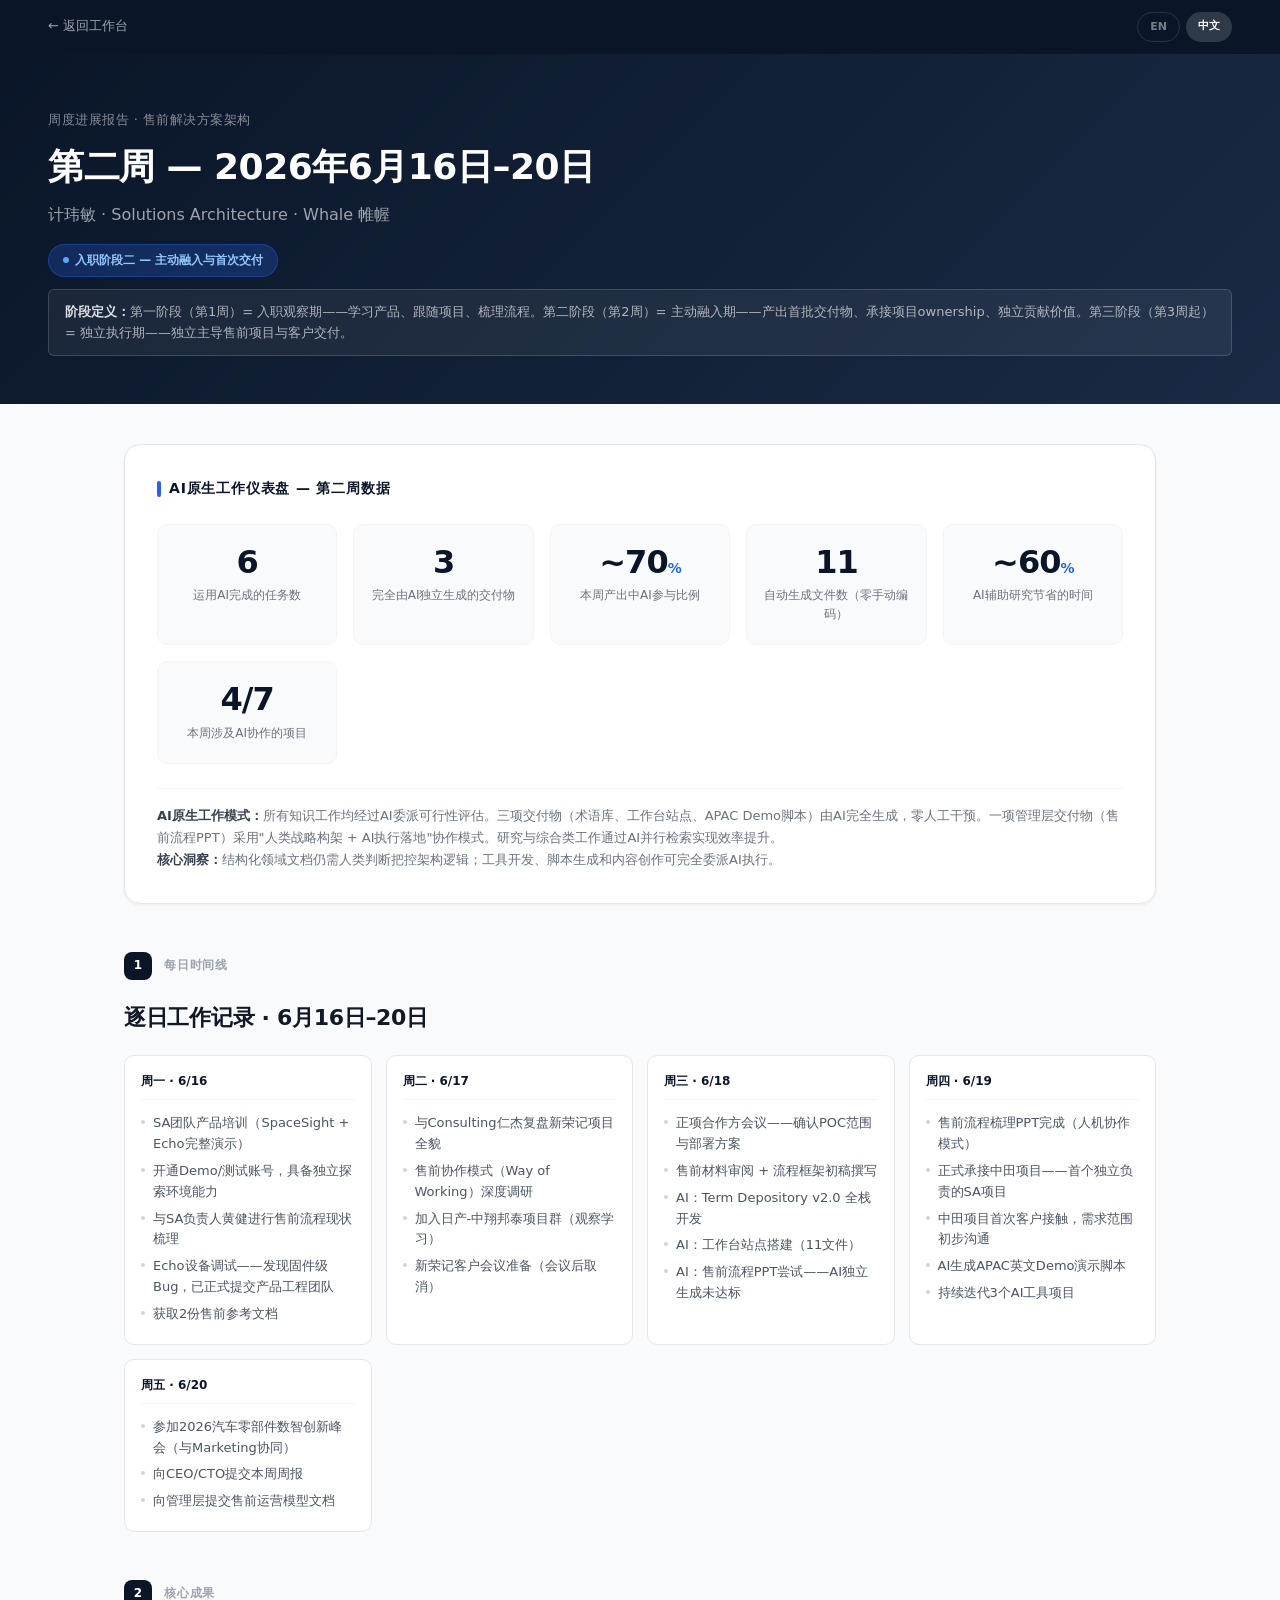
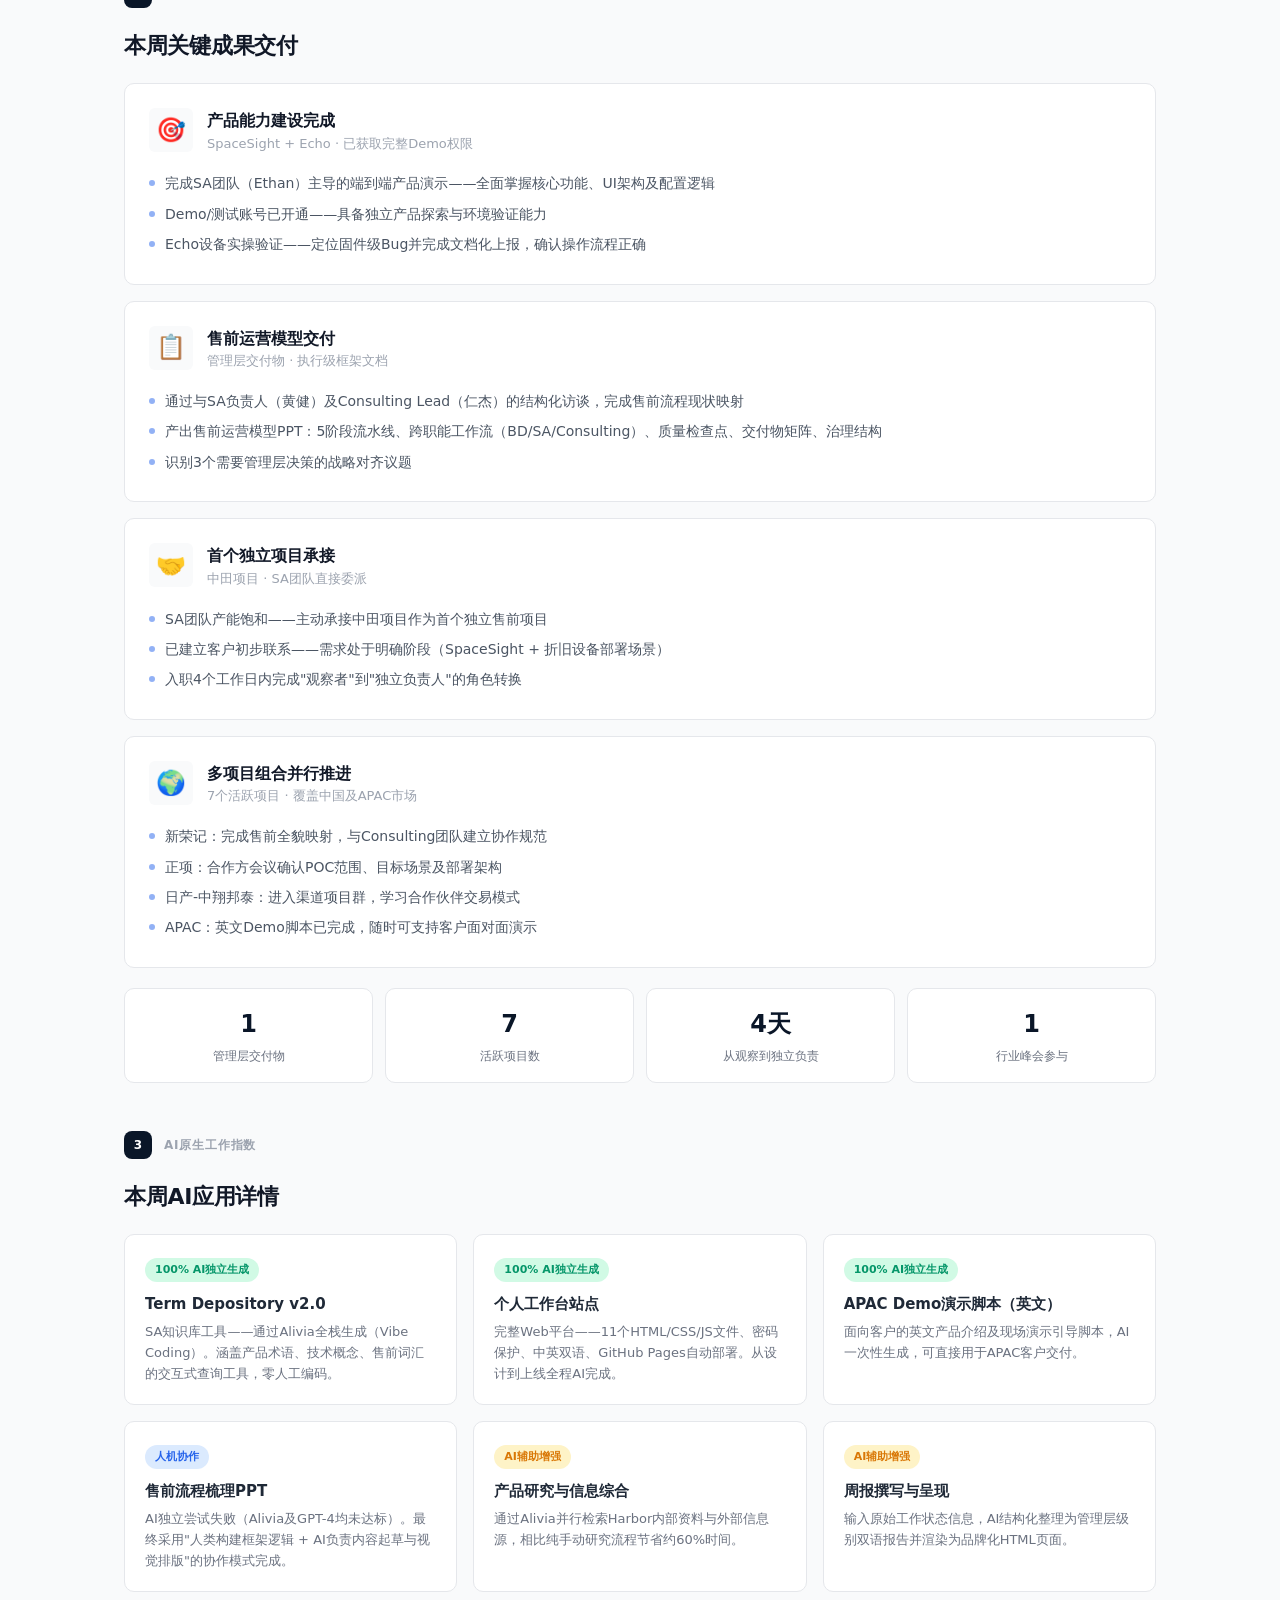
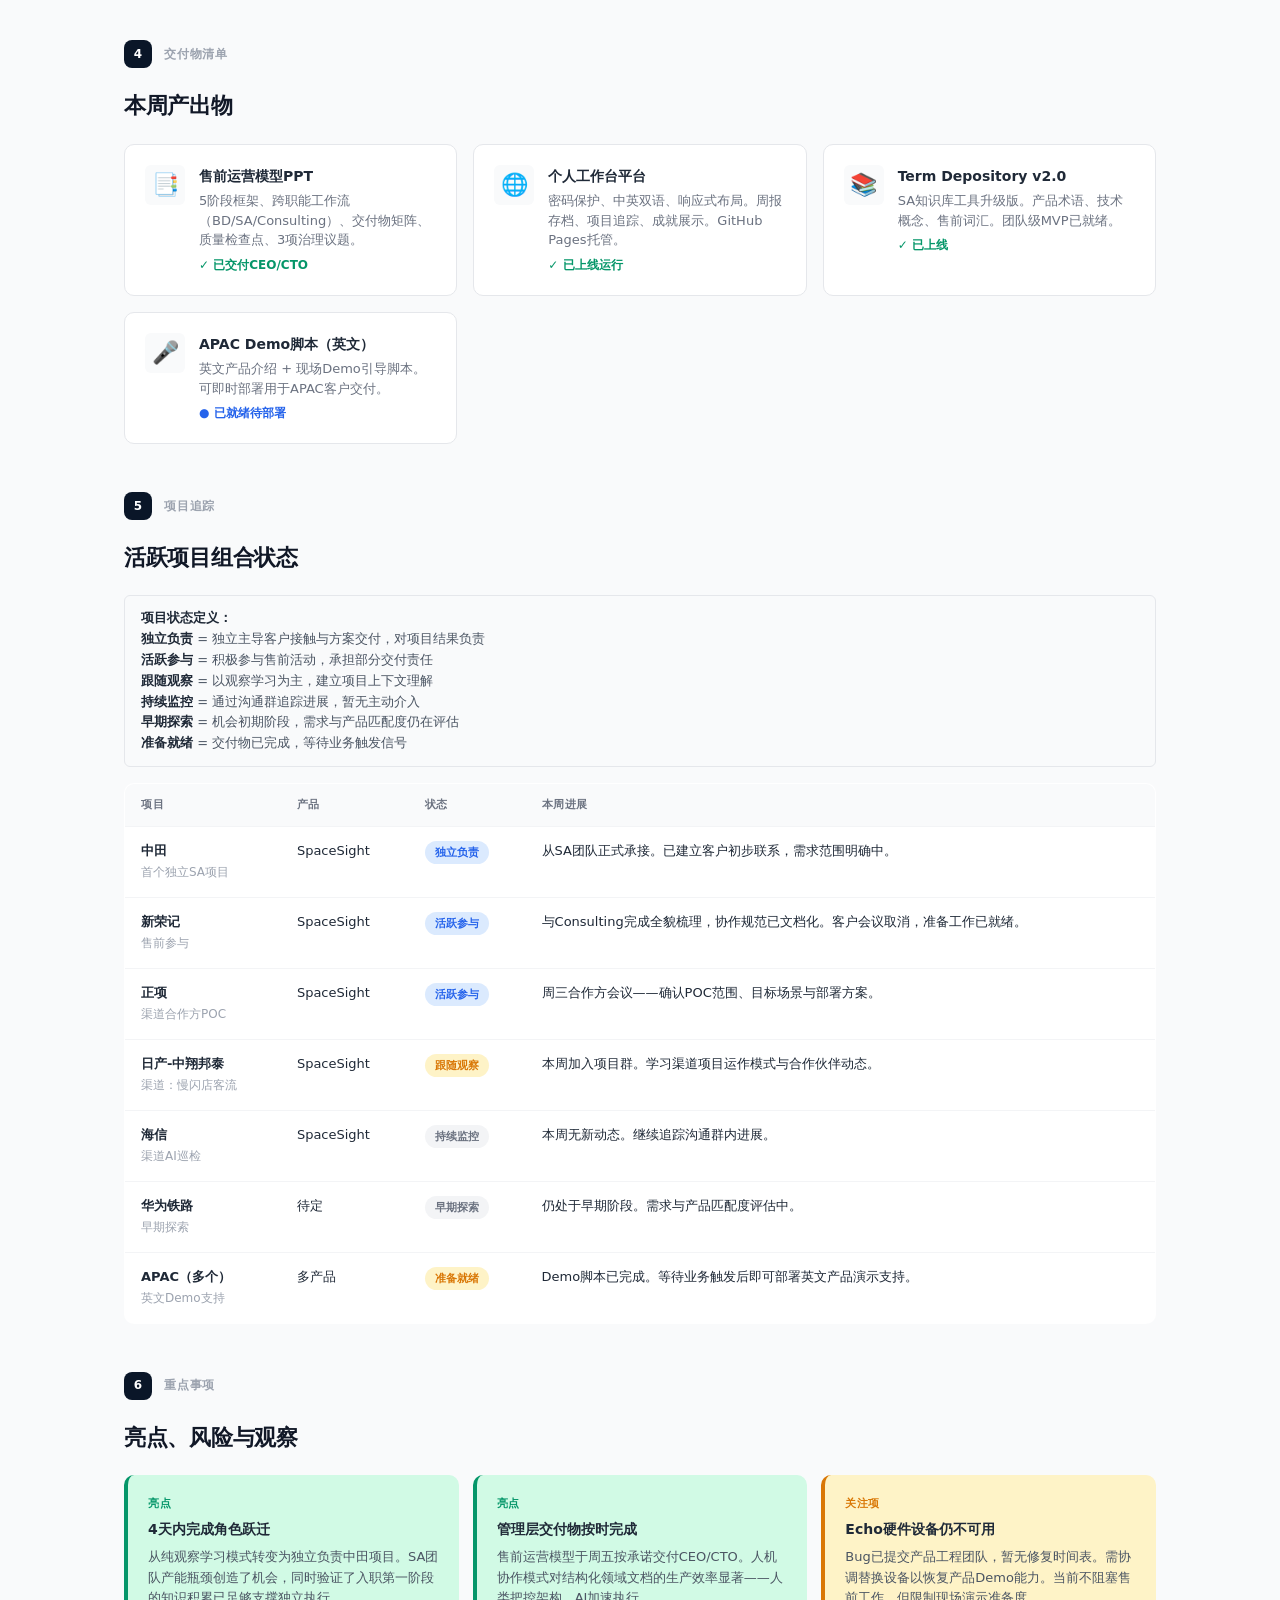
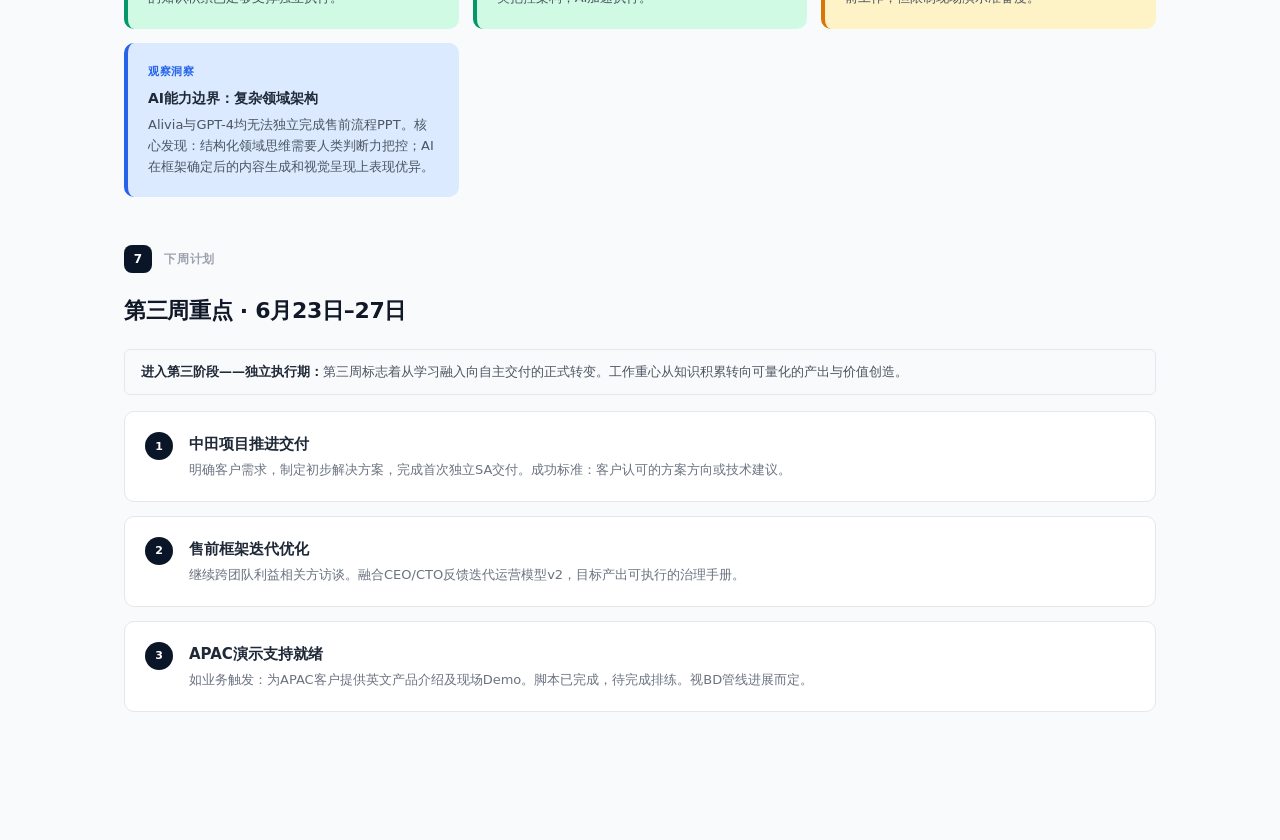
<file: reports/week2/zh.html>
<!DOCTYPE html>
<html lang="zh-CN">
<head>
  <meta charset="UTF-8">
  <meta name="viewport" content="width=device-width, initial-scale=1.0">
  <title>第二周周报 · 计玮敏 · Whale 帷幄</title>
  <style>
:root {
  --navy: #0a1628;
  --navy-light: #1a2a44;
  --blue: #2563eb;
  --blue-light: #dbeafe;
  --green: #059669;
  --green-light: #d1fae5;
  --amber: #d97706;
  --amber-light: #fef3c7;
  --gray-50: #f9fafb;
  --gray-100: #f3f4f6;
  --gray-200: #e5e7eb;
  --gray-300: #d1d5db;
  --gray-400: #9ca3af;
  --gray-500: #6b7280;
  --gray-600: #4b5563;
  --gray-700: #374151;
  --gray-800: #1f2937;
  --gray-900: #111827;
  --radius: 16px;
  --radius-sm: 10px;
  --radius-xs: 6px;
  --shadow-sm: 0 1px 3px rgba(0,0,0,.06);
  --shadow-md: 0 4px 12px rgba(0,0,0,.08);
  --transition: .2s cubic-bezier(.4,0,.2,1);
}
* { margin:0; padding:0; box-sizing:border-box; }
html { font-size:16px; scroll-behavior:smooth; }
body {
  font-family: -apple-system, BlinkMacSystemFont, 'SF Pro Text', 'Inter', system-ui, sans-serif;
  color: var(--gray-800);
  background: var(--gray-50);
  line-height: 1.6;
  -webkit-font-smoothing: antialiased;
}
.top-bar { background:var(--navy); padding:12px 48px; display:flex; align-items:center; justify-content:space-between; position:sticky; top:0; z-index:100; }
.top-bar a { text-decoration:none; }
.back-link { color:rgba(255,255,255,.6); font-size:13px; font-weight:500; display:flex; align-items:center; gap:6px; transition:color var(--transition); }
.back-link:hover { color:#fff; }
.lang-switch { display:flex; gap:6px; }
.lang-btn { font-size:11px; font-weight:600; padding:5px 12px; border-radius:20px; transition:all var(--transition); }
.lang-btn.active { color:#fff; background:rgba(255,255,255,.15); }
.lang-btn.inactive { color:rgba(255,255,255,.45); border:1px solid rgba(255,255,255,.12); }
.report-hero { background:linear-gradient(135deg,var(--navy) 0%,var(--navy-light) 100%); padding:56px 48px 48px; color:#fff; }
.report-hero .meta { font-size:13px; color:rgba(255,255,255,.5); font-weight:500; letter-spacing:.5px; text-transform:uppercase; margin-bottom:8px; }
.report-hero h1 { font-size:36px; font-weight:700; letter-spacing:-.5px; margin-bottom:6px; }
.report-hero .subtitle { font-size:16px; color:rgba(255,255,255,.6); }
.report-hero .phase-tag { display:inline-flex; align-items:center; gap:6px; margin-top:16px; background:rgba(37,99,235,.25); border:1px solid rgba(37,99,235,.4); color:#93c5fd; padding:6px 14px; border-radius:20px; font-size:12px; font-weight:600; }
.report-hero .phase-tag .dot { width:6px; height:6px; background:#60a5fa; border-radius:50%; animation:pulse 2s infinite; }
@keyframes pulse { 0%,100%{opacity:1} 50%{opacity:.4} }
.page { max-width:1080px; margin:0 auto; padding:40px 24px 80px; }
.sec { margin-bottom:48px; }
.sec-header { display:flex; align-items:center; gap:12px; margin-bottom:20px; }
.sec-num { width:28px; height:28px; background:var(--navy); color:#fff; font-size:12px; font-weight:700; border-radius:8px; display:flex; align-items:center; justify-content:center; }
.sec-label { font-size:12px; font-weight:600; color:var(--gray-400); text-transform:uppercase; letter-spacing:.8px; }
.sec-title { font-size:22px; font-weight:700; color:var(--gray-900); margin-bottom:20px; letter-spacing:-.3px; }
.ai-dash { background:#fff; border:1px solid var(--gray-200); border-radius:var(--radius); padding:32px; box-shadow:var(--shadow-sm); margin-bottom:48px; }
.ai-dash-title { font-size:14px; font-weight:700; color:var(--navy); text-transform:uppercase; letter-spacing:.8px; margin-bottom:24px; display:flex; align-items:center; gap:8px; }
.ai-dash-title::before { content:''; width:4px; height:16px; background:var(--blue); border-radius:2px; }
.ai-kpi-grid { display:grid; grid-template-columns:repeat(auto-fit,minmax(160px,1fr)); gap:16px; margin-bottom:24px; }
.ai-kpi { text-align:center; padding:20px 12px; background:var(--gray-50); border-radius:var(--radius-sm); border:1px solid var(--gray-100); }
.ai-kpi .num { font-size:32px; font-weight:800; color:var(--navy); letter-spacing:-1px; line-height:1.1; }
.ai-kpi .unit { font-size:14px; font-weight:600; color:var(--blue); }
.ai-kpi .label { font-size:12px; color:var(--gray-500); margin-top:6px; font-weight:500; }
.ai-dash-footer { font-size:13px; color:var(--gray-500); border-top:1px solid var(--gray-100); padding-top:16px; line-height:1.7; }
.ai-dash-footer strong { color:var(--gray-700); }
.ai-grid { display:grid; grid-template-columns:repeat(auto-fill,minmax(300px,1fr)); gap:16px; margin-bottom:20px; }
.ai-card { background:#fff; border:1px solid var(--gray-200); border-radius:var(--radius-sm); padding:20px; transition:box-shadow var(--transition); }
.ai-card:hover { box-shadow:var(--shadow-md); }
.ai-badge { display:inline-block; font-size:11px; font-weight:700; padding:3px 10px; border-radius:20px; margin-bottom:10px; }
.ai-full { background:var(--green-light); color:var(--green); }
.ai-cowork { background:var(--blue-light); color:var(--blue); }
.ai-augment { background:var(--amber-light); color:var(--amber); }
.ai-card .title { font-size:15px; font-weight:600; color:var(--gray-800); margin-bottom:6px; }
.ai-card .desc { font-size:13px; color:var(--gray-500); line-height:1.6; }
.day-grid { display:grid; grid-template-columns:repeat(auto-fill,minmax(200px,1fr)); gap:14px; }
.day-card { background:#fff; border:1px solid var(--gray-200); border-radius:var(--radius-sm); padding:16px; }
.day-lbl { font-size:12px; font-weight:700; color:var(--navy); margin-bottom:10px; padding-bottom:8px; border-bottom:1px solid var(--gray-100); }
.day-items { list-style:none; }
.day-items li { font-size:13px; color:var(--gray-600); padding:3px 0 3px 12px; position:relative; }
.day-items li::before { content:''; position:absolute; left:0; top:10px; width:4px; height:4px; background:var(--gray-300); border-radius:50%; }
.result-grid { display:grid; gap:16px; }
.result-card { background:#fff; border:1px solid var(--gray-200); border-radius:var(--radius-sm); padding:24px; transition:box-shadow var(--transition); }
.result-card:hover { box-shadow:var(--shadow-md); }
.result-card .header { display:flex; align-items:flex-start; gap:14px; margin-bottom:14px; }
.result-card .icon { font-size:24px; width:44px; height:44px; background:var(--gray-50); border-radius:var(--radius-xs); display:flex; align-items:center; justify-content:center; flex-shrink:0; }
.result-card .card-title { font-size:16px; font-weight:700; color:var(--gray-900); }
.result-card .card-sub { font-size:13px; color:var(--gray-400); font-weight:500; }
.result-card ul { list-style:none; }
.result-card li { font-size:14px; color:var(--gray-600); padding:4px 0 4px 16px; position:relative; line-height:1.6; }
.result-card li::before { content:''; position:absolute; left:0; top:12px; width:6px; height:6px; background:var(--blue); border-radius:50%; opacity:.5; }
.kpi-row { display:grid; grid-template-columns:repeat(auto-fit,minmax(140px,1fr)); gap:12px; margin-top:20px; }
.kpi-item { text-align:center; background:#fff; border:1px solid var(--gray-200); border-radius:var(--radius-sm); padding:16px 12px; }
.kpi-item .num { font-size:24px; font-weight:800; color:var(--navy); }
.kpi-item .label { font-size:12px; color:var(--gray-500); margin-top:4px; }
.del-grid { display:grid; grid-template-columns:repeat(auto-fill,minmax(280px,1fr)); gap:16px; }
.del-card { background:#fff; border:1px solid var(--gray-200); border-radius:var(--radius-sm); padding:20px; display:flex; gap:14px; transition:box-shadow var(--transition); }
.del-card:hover { box-shadow:var(--shadow-md); }
.del-icon { font-size:22px; width:40px; height:40px; background:var(--gray-50); border-radius:var(--radius-xs); display:flex; align-items:center; justify-content:center; flex-shrink:0; }
.del-title { font-size:14px; font-weight:600; color:var(--gray-800); }
.del-desc { font-size:13px; color:var(--gray-500); margin:4px 0; line-height:1.5; }
.del-status { font-size:12px; font-weight:600; margin-top:6px; }
.proj-table { width:100%; border-collapse:collapse; font-size:13px; background:#fff; border-radius:var(--radius-sm); overflow:hidden; border:1px solid var(--gray-200); }
.proj-table thead { background:var(--gray-50); }
.proj-table th { padding:12px 16px; text-align:left; font-weight:600; color:var(--gray-500); font-size:11px; text-transform:uppercase; letter-spacing:.5px; }
.proj-table td { padding:14px 16px; border-top:1px solid var(--gray-100); vertical-align:top; }
.proj-table .pn { font-weight:600; color:var(--gray-800); }
.proj-table .ps { font-size:12px; color:var(--gray-400); margin-top:2px; }
.tag { display:inline-block; font-size:11px; font-weight:600; padding:3px 10px; border-radius:20px; }
.tag-blue { background:var(--blue-light); color:var(--blue); }
.tag-green { background:var(--green-light); color:var(--green); }
.tag-amber { background:var(--amber-light); color:var(--amber); }
.tag-gray { background:var(--gray-100); color:var(--gray-500); }
.callout-grid { display:grid; grid-template-columns:repeat(auto-fill,minmax(280px,1fr)); gap:14px; }
.callout { border-radius:var(--radius-sm); padding:20px; border-left:4px solid; }
.callout.good { background:var(--green-light); border-color:var(--green); }
.callout.warn { background:var(--amber-light); border-color:var(--amber); }
.callout.info { background:var(--blue-light); border-color:var(--blue); }
.callout .type { font-size:11px; font-weight:700; text-transform:uppercase; letter-spacing:.5px; margin-bottom:6px; }
.callout.good .type { color:var(--green); }
.callout.warn .type { color:var(--amber); }
.callout.info .type { color:var(--blue); }
.callout .callout-title { font-size:14px; font-weight:700; color:var(--gray-800); margin-bottom:6px; }
.callout .callout-text { font-size:13px; color:var(--gray-600); line-height:1.6; }
.plan-grid { display:grid; gap:14px; }
.plan-card { background:#fff; border:1px solid var(--gray-200); border-radius:var(--radius-sm); padding:20px; display:flex; gap:16px; align-items:flex-start; }
.plan-num { background:var(--navy); color:#fff; font-size:11px; font-weight:700; width:28px; height:28px; border-radius:50%; display:flex; align-items:center; justify-content:center; flex-shrink:0; }
.plan-card .plan-title { font-size:15px; font-weight:600; color:var(--gray-800); }
.plan-card .plan-desc { font-size:13px; color:var(--gray-500); margin-top:4px; line-height:1.6; }
.phase-def { background:var(--gray-50); border:1px solid var(--gray-200); border-radius:var(--radius-xs); padding:12px 16px; margin-top:12px; font-size:13px; color:var(--gray-600); line-height:1.6; }
.phase-def strong { color:var(--gray-800); }
@media (max-width:768px) {
  .top-bar { padding:10px 16px; }
  .report-hero { padding:36px 20px 32px; }
  .report-hero h1 { font-size:26px; }
  .page { padding:24px 16px 60px; }
  .ai-kpi-grid { grid-template-columns:repeat(2,1fr); }
  .day-grid,.del-grid,.ai-grid,.callout-grid { grid-template-columns:1fr; }
}

</style>
</head>
<body>

<div class="top-bar">
  <a href="../../dashboard.html" class="back-link">← 返回工作台</a>
  <div class="lang-switch">
    <a href="en.html" class="lang-btn inactive">EN</a>
    <a href="zh.html" class="lang-btn active">中文</a>
  </div>
</div>

<div class="report-hero">
  <div class="meta">周度进展报告 · 售前解决方案架构</div>
  <h1>第二周 — 2026年6月16日–20日</h1>
  <div class="subtitle">计玮敏 · Solutions Architecture · Whale 帷幄</div>
  <div class="phase-tag">
    <span class="dot"></span>
    入职阶段二 — 主动融入与首次交付
  </div>
  <div class="phase-def" style="background:rgba(255,255,255,.06);border-color:rgba(255,255,255,.15);color:rgba(255,255,255,.65);margin-top:12px;">
    <strong style="color:rgba(255,255,255,.85);">阶段定义：</strong>第一阶段（第1周）= 入职观察期——学习产品、跟随项目、梳理流程。第二阶段（第2周）= 主动融入期——产出首批交付物、承接项目ownership、独立贡献价值。第三阶段（第3周起）= 独立执行期——独立主导售前项目与客户交付。
  </div>
</div>

<main class="page">

  <!-- AI原生工作仪表盘 -->
  <div class="ai-dash">
    <div class="ai-dash-title">AI原生工作仪表盘 — 第二周数据</div>
    <div class="ai-kpi-grid">
      <div class="ai-kpi">
        <div class="num">6</div>
        <div class="label">运用AI完成的任务数</div>
      </div>
      <div class="ai-kpi">
        <div class="num">3</div>
        <div class="label">完全由AI独立生成的交付物</div>
      </div>
      <div class="ai-kpi">
        <div class="num">~70<span class="unit">%</span></div>
        <div class="label">本周产出中AI参与比例</div>
      </div>
      <div class="ai-kpi">
        <div class="num">11</div>
        <div class="label">自动生成文件数（零手动编码）</div>
      </div>
      <div class="ai-kpi">
        <div class="num">~60<span class="unit">%</span></div>
        <div class="label">AI辅助研究节省的时间</div>
      </div>
      <div class="ai-kpi">
        <div class="num">4/7</div>
        <div class="label">本周涉及AI协作的项目</div>
      </div>
    </div>
    <div class="ai-dash-footer">
      <strong>AI原生工作模式：</strong>所有知识工作均经过AI委派可行性评估。三项交付物（术语库、工作台站点、APAC Demo脚本）由AI完全生成，零人工干预。一项管理层交付物（售前流程PPT）采用"人类战略构架 + AI执行落地"协作模式。研究与综合类工作通过AI并行检索实现效率提升。<br>
      <strong>核心洞察：</strong>结构化领域文档仍需人类判断把控架构逻辑；工具开发、脚本生成和内容创作可完全委派AI执行。
    </div>
  </div>

  <!-- 第1节：每日时间线 -->
  <section class="sec">
    <div class="sec-header"><div class="sec-num">1</div><span class="sec-label">每日时间线</span></div>
    <h2 class="sec-title">逐日工作记录 · 6月16日–20日</h2>
    <div class="day-grid">
      <div class="day-card">
        <div class="day-lbl">周一 · 6/16</div>
        <ul class="day-items">
          <li>SA团队产品培训（SpaceSight + Echo完整演示）</li>
          <li>开通Demo/测试账号，具备独立探索环境能力</li>
          <li>与SA负责人黄健进行售前流程现状梳理</li>
          <li>Echo设备调试——发现固件级Bug，已正式提交产品工程团队</li>
          <li>获取2份售前参考文档</li>
        </ul>
      </div>
      <div class="day-card">
        <div class="day-lbl">周二 · 6/17</div>
        <ul class="day-items">
          <li>与Consulting仁杰复盘新荣记项目全貌</li>
          <li>售前协作模式（Way of Working）深度调研</li>
          <li>加入日产-中翔邦泰项目群（观察学习）</li>
          <li>新荣记客户会议准备（会议后取消）</li>
        </ul>
      </div>
      <div class="day-card">
        <div class="day-lbl">周三 · 6/18</div>
        <ul class="day-items">
          <li>正项合作方会议——确认POC范围与部署方案</li>
          <li>售前材料审阅 + 流程框架初稿撰写</li>
          <li>AI：Term Depository v2.0 全栈开发</li>
          <li>AI：工作台站点搭建（11文件）</li>
          <li>AI：售前流程PPT尝试——AI独立生成未达标</li>
        </ul>
      </div>
      <div class="day-card">
        <div class="day-lbl">周四 · 6/19</div>
        <ul class="day-items">
          <li>售前流程梳理PPT完成（人机协作模式）</li>
          <li>正式承接中田项目——首个独立负责的SA项目</li>
          <li>中田项目首次客户接触，需求范围初步沟通</li>
          <li>AI生成APAC英文Demo演示脚本</li>
          <li>持续迭代3个AI工具项目</li>
        </ul>
      </div>
      <div class="day-card">
        <div class="day-lbl">周五 · 6/20</div>
        <ul class="day-items">
          <li>参加2026汽车零部件数智创新峰会（与Marketing协同）</li>
          <li>向CEO/CTO提交本周周报</li>
          <li>向管理层提交售前运营模型文档</li>
        </ul>
      </div>
    </div>
  </section>

  <!-- 第2节：核心成果 -->
  <section class="sec">
    <div class="sec-header"><div class="sec-num">2</div><span class="sec-label">核心成果</span></div>
    <h2 class="sec-title">本周关键成果交付</h2>
    <div class="result-grid">
      <div class="result-card">
        <div class="header">
          <div class="icon">🎯</div>
          <div><div class="card-title">产品能力建设完成</div><div class="card-sub">SpaceSight + Echo · 已获取完整Demo权限</div></div>
        </div>
        <ul>
          <li>完成SA团队（Ethan）主导的端到端产品演示——全面掌握核心功能、UI架构及配置逻辑</li>
          <li>Demo/测试账号已开通——具备独立产品探索与环境验证能力</li>
          <li>Echo设备实操验证——定位固件级Bug并完成文档化上报，确认操作流程正确</li>
        </ul>
      </div>
      <div class="result-card">
        <div class="header">
          <div class="icon">📋</div>
          <div><div class="card-title">售前运营模型交付</div><div class="card-sub">管理层交付物 · 执行级框架文档</div></div>
        </div>
        <ul>
          <li>通过与SA负责人（黄健）及Consulting Lead（仁杰）的结构化访谈，完成售前流程现状映射</li>
          <li>产出售前运营模型PPT：5阶段流水线、跨职能工作流（BD/SA/Consulting）、质量检查点、交付物矩阵、治理结构</li>
          <li>识别3个需要管理层决策的战略对齐议题</li>
        </ul>
      </div>
      <div class="result-card">
        <div class="header">
          <div class="icon">🤝</div>
          <div><div class="card-title">首个独立项目承接</div><div class="card-sub">中田项目 · SA团队直接委派</div></div>
        </div>
        <ul>
          <li>SA团队产能饱和——主动承接中田项目作为首个独立售前项目</li>
          <li>已建立客户初步联系——需求处于明确阶段（SpaceSight + 折旧设备部署场景）</li>
          <li>入职4个工作日内完成"观察者"到"独立负责人"的角色转换</li>
        </ul>
      </div>
      <div class="result-card">
        <div class="header">
          <div class="icon">🌍</div>
          <div><div class="card-title">多项目组合并行推进</div><div class="card-sub">7个活跃项目 · 覆盖中国及APAC市场</div></div>
        </div>
        <ul>
          <li>新荣记：完成售前全貌映射，与Consulting团队建立协作规范</li>
          <li>正项：合作方会议确认POC范围、目标场景及部署架构</li>
          <li>日产-中翔邦泰：进入渠道项目群，学习合作伙伴交易模式</li>
          <li>APAC：英文Demo脚本已完成，随时可支持客户面对面演示</li>
        </ul>
      </div>
    </div>
    <div class="kpi-row">
      <div class="kpi-item"><div class="num">1</div><div class="label">管理层交付物</div></div>
      <div class="kpi-item"><div class="num">7</div><div class="label">活跃项目数</div></div>
      <div class="kpi-item"><div class="num">4天</div><div class="label">从观察到独立负责</div></div>
      <div class="kpi-item"><div class="num">1</div><div class="label">行业峰会参与</div></div>
    </div>
  </section>

  <!-- 第3节：AI原生工作指数 -->
  <section class="sec">
    <div class="sec-header"><div class="sec-num">3</div><span class="sec-label">AI原生工作指数</span></div>
    <h2 class="sec-title">本周AI应用详情</h2>
    <div class="ai-grid">
      <div class="ai-card">
        <span class="ai-badge ai-full">100% AI独立生成</span>
        <div class="title">Term Depository v2.0</div>
        <div class="desc">SA知识库工具——通过Alivia全栈生成（Vibe Coding）。涵盖产品术语、技术概念、售前词汇的交互式查询工具，零人工编码。</div>
      </div>
      <div class="ai-card">
        <span class="ai-badge ai-full">100% AI独立生成</span>
        <div class="title">个人工作台站点</div>
        <div class="desc">完整Web平台——11个HTML/CSS/JS文件、密码保护、中英双语、GitHub Pages自动部署。从设计到上线全程AI完成。</div>
      </div>
      <div class="ai-card">
        <span class="ai-badge ai-full">100% AI独立生成</span>
        <div class="title">APAC Demo演示脚本（英文）</div>
        <div class="desc">面向客户的英文产品介绍及现场演示引导脚本，AI一次性生成，可直接用于APAC客户交付。</div>
      </div>
      <div class="ai-card">
        <span class="ai-badge ai-cowork">人机协作</span>
        <div class="title">售前流程梳理PPT</div>
        <div class="desc">AI独立尝试失败（Alivia及GPT-4均未达标）。最终采用"人类构建框架逻辑 + AI负责内容起草与视觉排版"的协作模式完成。</div>
      </div>
      <div class="ai-card">
        <span class="ai-badge ai-augment">AI辅助增强</span>
        <div class="title">产品研究与信息综合</div>
        <div class="desc">通过Alivia并行检索Harbor内部资料与外部信息源，相比纯手动研究流程节省约60%时间。</div>
      </div>
      <div class="ai-card">
        <span class="ai-badge ai-augment">AI辅助增强</span>
        <div class="title">周报撰写与呈现</div>
        <div class="desc">输入原始工作状态信息，AI结构化整理为管理层级别双语报告并渲染为品牌化HTML页面。</div>
      </div>
    </div>
  </section>

  <!-- 第4节：交付物清单 -->
  <section class="sec">
    <div class="sec-header"><div class="sec-num">4</div><span class="sec-label">交付物清单</span></div>
    <h2 class="sec-title">本周产出物</h2>
    <div class="del-grid">
      <div class="del-card">
        <div class="del-icon">📑</div>
        <div>
          <div class="del-title">售前运营模型PPT</div>
          <div class="del-desc">5阶段框架、跨职能工作流（BD/SA/Consulting）、交付物矩阵、质量检查点、3项治理议题。</div>
          <div class="del-status" style="color:var(--green)">✓ 已交付CEO/CTO</div>
        </div>
      </div>
      <div class="del-card">
        <div class="del-icon">🌐</div>
        <div>
          <div class="del-title">个人工作台平台</div>
          <div class="del-desc">密码保护、中英双语、响应式布局。周报存档、项目追踪、成就展示。GitHub Pages托管。</div>
          <div class="del-status" style="color:var(--green)">✓ 已上线运行</div>
        </div>
      </div>
      <div class="del-card">
        <div class="del-icon">📚</div>
        <div>
          <div class="del-title">Term Depository v2.0</div>
          <div class="del-desc">SA知识库工具升级版。产品术语、技术概念、售前词汇。团队级MVP已就绪。</div>
          <div class="del-status" style="color:var(--green)">✓ 已上线</div>
        </div>
      </div>
      <div class="del-card">
        <div class="del-icon">🎤</div>
        <div>
          <div class="del-title">APAC Demo脚本（英文）</div>
          <div class="del-desc">英文产品介绍 + 现场Demo引导脚本。可即时部署用于APAC客户交付。</div>
          <div class="del-status" style="color:var(--blue)">● 已就绪待部署</div>
        </div>
      </div>
    </div>
  </section>

  <!-- 第5节：项目追踪 -->
  <section class="sec">
    <div class="sec-header"><div class="sec-num">5</div><span class="sec-label">项目追踪</span></div>
    <h2 class="sec-title">活跃项目组合状态</h2>
    <div class="phase-def">
      <strong>项目状态定义：</strong><br>
      <strong>独立负责</strong> = 独立主导客户接触与方案交付，对项目结果负责<br>
      <strong>活跃参与</strong> = 积极参与售前活动，承担部分交付责任<br>
      <strong>跟随观察</strong> = 以观察学习为主，建立项目上下文理解<br>
      <strong>持续监控</strong> = 通过沟通群追踪进展，暂无主动介入<br>
      <strong>早期探索</strong> = 机会初期阶段，需求与产品匹配度仍在评估<br>
      <strong>准备就绪</strong> = 交付物已完成，等待业务触发信号
    </div>
    <table class="proj-table" style="margin-top:16px;">
      <thead><tr><th>项目</th><th>产品</th><th>状态</th><th>本周进展</th></tr></thead>
      <tbody>
        <tr><td><div class="pn">中田</div><div class="ps">首个独立SA项目</div></td><td>SpaceSight</td><td><span class="tag tag-blue">独立负责</span></td><td>从SA团队正式承接。已建立客户初步联系，需求范围明确中。</td></tr>
        <tr><td><div class="pn">新荣记</div><div class="ps">售前参与</div></td><td>SpaceSight</td><td><span class="tag tag-blue">活跃参与</span></td><td>与Consulting完成全貌梳理，协作规范已文档化。客户会议取消，准备工作已就绪。</td></tr>
        <tr><td><div class="pn">正项</div><div class="ps">渠道合作方POC</div></td><td>SpaceSight</td><td><span class="tag tag-blue">活跃参与</span></td><td>周三合作方会议——确认POC范围、目标场景与部署方案。</td></tr>
        <tr><td><div class="pn">日产-中翔邦泰</div><div class="ps">渠道：慢闪店客流</div></td><td>SpaceSight</td><td><span class="tag tag-amber">跟随观察</span></td><td>本周加入项目群。学习渠道项目运作模式与合作伙伴动态。</td></tr>
        <tr><td><div class="pn">海信</div><div class="ps">渠道AI巡检</div></td><td>SpaceSight</td><td><span class="tag tag-gray">持续监控</span></td><td>本周无新动态。继续追踪沟通群内进展。</td></tr>
        <tr><td><div class="pn">华为铁路</div><div class="ps">早期探索</div></td><td>待定</td><td><span class="tag tag-gray">早期探索</span></td><td>仍处于早期阶段。需求与产品匹配度评估中。</td></tr>
        <tr><td><div class="pn">APAC（多个）</div><div class="ps">英文Demo支持</div></td><td>多产品</td><td><span class="tag tag-amber">准备就绪</span></td><td>Demo脚本已完成。等待业务触发后即可部署英文产品演示支持。</td></tr>
      </tbody>
    </table>
  </section>

  <!-- 第6节：重点事项 -->
  <section class="sec">
    <div class="sec-header"><div class="sec-num">6</div><span class="sec-label">重点事项</span></div>
    <h2 class="sec-title">亮点、风险与观察</h2>
    <div class="callout-grid">
      <div class="callout good">
        <div class="type">亮点</div>
        <div class="callout-title">4天内完成角色跃迁</div>
        <div class="callout-text">从纯观察学习模式转变为独立负责中田项目。SA团队产能瓶颈创造了机会，同时验证了入职第一阶段的知识积累已足够支撑独立执行。</div>
      </div>
      <div class="callout good">
        <div class="type">亮点</div>
        <div class="callout-title">管理层交付物按时完成</div>
        <div class="callout-text">售前运营模型于周五按承诺交付CEO/CTO。人机协作模式对结构化领域文档的生产效率显著——人类把控架构，AI加速执行。</div>
      </div>
      <div class="callout warn">
        <div class="type">关注项</div>
        <div class="callout-title">Echo硬件设备仍不可用</div>
        <div class="callout-text">Bug已提交产品工程团队，暂无修复时间表。需协调替换设备以恢复产品Demo能力。当前不阻塞售前工作，但限制现场演示准备度。</div>
      </div>
      <div class="callout info">
        <div class="type">观察洞察</div>
        <div class="callout-title">AI能力边界：复杂领域架构</div>
        <div class="callout-text">Alivia与GPT-4均无法独立完成售前流程PPT。核心发现：结构化领域思维需要人类判断力把控；AI在框架确定后的内容生成和视觉呈现上表现优异。</div>
      </div>
    </div>
  </section>

  <!-- 第7节：下周计划 -->
  <section class="sec">
    <div class="sec-header"><div class="sec-num">7</div><span class="sec-label">下周计划</span></div>
    <h2 class="sec-title">第三周重点 · 6月23日–27日</h2>
    <div class="phase-def" style="margin-bottom:16px;">
      <strong>进入第三阶段——独立执行期：</strong>第三周标志着从学习融入向自主交付的正式转变。工作重心从知识积累转向可量化的产出与价值创造。
    </div>
    <div class="plan-grid">
      <div class="plan-card">
        <div class="plan-num">1</div>
        <div><div class="plan-title">中田项目推进交付</div><div class="plan-desc">明确客户需求，制定初步解决方案，完成首次独立SA交付。成功标准：客户认可的方案方向或技术建议。</div></div>
      </div>
      <div class="plan-card">
        <div class="plan-num">2</div>
        <div><div class="plan-title">售前框架迭代优化</div><div class="plan-desc">继续跨团队利益相关方访谈。融合CEO/CTO反馈迭代运营模型v2，目标产出可执行的治理手册。</div></div>
      </div>
      <div class="plan-card">
        <div class="plan-num">3</div>
        <div><div class="plan-title">APAC演示支持就绪</div><div class="plan-desc">如业务触发：为APAC客户提供英文产品介绍及现场Demo。脚本已完成，待完成排练。视BD管线进展而定。</div></div>
      </div>
    </div>
  </section>

</main>

</body>
</html>
</file>
<file: assets/style.css>
/* ═══════════════════════════════════════════════
   Whale · Personal Workspace · Global Styles
   Apple-clean × Whale brand
   ═══════════════════════════════════════════════ */

:root {
  --navy:       #050f1e;
  --navy-mid:   #0a1a30;
  --blue:       #1462ff;
  --blue-dim:   rgba(20,98,255,.06);
  --blue-lt:    #e8f0ff;
  --green:      #12b76a;
  --green-lt:   #ecfdf5;
  --amber:      #f59e0b;
  --amber-lt:   #fffbeb;
  --red:        #ef4444;
  --purple:     #7c3aed;
  --purple-lt:  #f3e8ff;
  --g0:   #ffffff;
  --g50:  #f9fafb;
  --g100: #f3f4f6;
  --g200: #e5e7eb;
  --g300: #d1d5db;
  --g400: #9ca3af;
  --g500: #6b7280;
  --g600: #4b5563;
  --g700: #374151;
  --g800: #1f2937;
  --g900: #111827;
  --radius-sm: 8px;
  --radius-md: 12px;
  --radius-lg: 16px;
  --radius-xl: 20px;
  --shadow-sm: 0 1px 2px rgba(0,0,0,.05);
  --shadow-md: 0 4px 12px rgba(0,0,0,.08);
  --shadow-lg: 0 8px 30px rgba(0,0,0,.12);
  --transition: .2s cubic-bezier(.4,0,.2,1);
}

*, *::before, *::after { margin:0; padding:0; box-sizing:border-box; }

body {
  font-family: -apple-system, BlinkMacSystemFont, 'SF Pro Display', 'Inter', 'Helvetica Neue', sans-serif;
  background: var(--g50);
  color: var(--g900);
  font-size: 15px;
  line-height: 1.6;
  -webkit-font-smoothing: antialiased;
  -moz-osx-font-smoothing: grayscale;
}

a { color: var(--blue); text-decoration: none; transition: opacity var(--transition); }
a:hover { opacity: .8; }

/* ── Password Gate ── */
.gate {
  min-height: 100vh;
  display: flex;
  align-items: center;
  justify-content: center;
  background: var(--navy);
  flex-direction: column;
  gap: 32px;
}

.gate-logo {
  display: flex;
  align-items: center;
  gap: 12px;
}

.gate-mark {
  width: 40px; height: 40px;
  background: var(--blue);
  border-radius: 10px;
  display: flex; align-items: center; justify-content: center;
  color: #fff; font-weight: 800; font-size: 18px;
}

.gate-word {
  font-size: 18px; font-weight: 800;
  letter-spacing: .2em; text-transform: uppercase;
  color: #fff;
}

.gate-box {
  background: rgba(255,255,255,.06);
  border: 1px solid rgba(255,255,255,.1);
  border-radius: var(--radius-lg);
  padding: 40px 48px;
  text-align: center;
  max-width: 400px;
  width: 90%;
}

.gate-title {
  font-size: 16px; font-weight: 600;
  color: rgba(255,255,255,.7);
  margin-bottom: 20px;
}

.gate-input {
  width: 100%;
  padding: 12px 16px;
  border: 1px solid rgba(255,255,255,.15);
  border-radius: var(--radius-sm);
  background: rgba(255,255,255,.05);
  color: #fff;
  font-size: 15px;
  outline: none;
  transition: border-color var(--transition);
}

.gate-input:focus { border-color: var(--blue); }
.gate-input::placeholder { color: rgba(255,255,255,.25); }

.gate-btn {
  width: 100%;
  padding: 12px;
  border: none;
  border-radius: var(--radius-sm);
  background: var(--blue);
  color: #fff;
  font-size: 15px;
  font-weight: 600;
  cursor: pointer;
  margin-top: 12px;
  transition: background var(--transition);
}

.gate-btn:hover { background: #0d4fd6; }

.gate-error {
  color: #f87171;
  font-size: 13px;
  margin-top: 10px;
  display: none;
}

/* ── Top Nav ── */
.topnav {
  background: var(--navy);
  padding: 0 48px;
  display: flex;
  align-items: center;
  justify-content: space-between;
  height: 56px;
  position: sticky;
  top: 0;
  z-index: 100;
}

.topnav-left {
  display: flex;
  align-items: center;
  gap: 32px;
}

.nav-logo {
  display: flex;
  align-items: center;
  gap: 8px;
}

.nav-mark {
  width: 26px; height: 26px;
  background: var(--blue);
  border-radius: 6px;
  display: flex; align-items: center; justify-content: center;
  color: #fff; font-weight: 800; font-size: 12px;
}

.nav-word {
  font-size: 13px; font-weight: 800;
  letter-spacing: .18em; text-transform: uppercase;
  color: #fff;
}

.nav-links {
  display: flex;
  gap: 4px;
}

.nav-link {
  padding: 6px 14px;
  border-radius: 6px;
  font-size: 13px;
  font-weight: 500;
  color: rgba(255,255,255,.5);
  transition: all var(--transition);
}

.nav-link:hover { color: rgba(255,255,255,.8); background: rgba(255,255,255,.06); opacity: 1; }
.nav-link.active { color: #fff; background: rgba(255,255,255,.1); }

.topnav-right {
  display: flex;
  align-items: center;
  gap: 16px;
}

.lang-btn {
  padding: 4px 10px;
  border-radius: 4px;
  border: 1px solid rgba(255,255,255,.15);
  background: transparent;
  color: rgba(255,255,255,.5);
  font-size: 11px;
  font-weight: 600;
  cursor: pointer;
  transition: all var(--transition);
}

.lang-btn:hover { border-color: rgba(255,255,255,.3); color: rgba(255,255,255,.8); }
.lang-btn.active { border-color: var(--blue); color: var(--blue); background: rgba(20,98,255,.1); }

.nav-name {
  font-size: 12px;
  color: rgba(255,255,255,.35);
}

/* ── Page Container ── */
.page-container {
  max-width: 1100px;
  margin: 0 auto;
  padding: 48px 40px 80px;
}

/* ── Hero / Page Header ── */
.page-hero {
  margin-bottom: 48px;
}

.page-hero h1 {
  font-size: 36px;
  font-weight: 800;
  letter-spacing: -.03em;
  color: var(--g900);
  line-height: 1.1;
  margin-bottom: 8px;
}

.page-hero p {
  font-size: 16px;
  color: var(--g400);
  font-weight: 400;
}

/* ── Section Headers ── */
.sec-hdr {
  display: flex;
  align-items: center;
  justify-content: space-between;
  margin-bottom: 20px;
}

.sec-hdr h2 {
  font-size: 20px;
  font-weight: 700;
  letter-spacing: -.02em;
  color: var(--g800);
}

.sec-hdr .sec-badge {
  font-size: 11px;
  font-weight: 600;
  color: var(--g400);
  letter-spacing: .1em;
  text-transform: uppercase;
}

/* ── Cards ── */
.card {
  background: var(--g0);
  border: 1px solid var(--g200);
  border-radius: var(--radius-md);
  padding: 24px;
  transition: box-shadow var(--transition), transform var(--transition);
}

.card:hover {
  box-shadow: var(--shadow-md);
  transform: translateY(-1px);
}

.card-grid {
  display: grid;
  gap: 16px;
}

.card-grid-2 { grid-template-columns: repeat(2, 1fr); }
.card-grid-3 { grid-template-columns: repeat(3, 1fr); }

/* ── Report Cards (Bookshelf) ── */
.report-card {
  background: var(--g0);
  border: 1px solid var(--g200);
  border-radius: var(--radius-md);
  overflow: hidden;
  transition: box-shadow var(--transition), transform var(--transition);
  cursor: pointer;
}

.report-card:hover {
  box-shadow: var(--shadow-md);
  transform: translateY(-2px);
}

.report-card-top {
  background: var(--navy);
  padding: 24px 24px 20px;
  position: relative;
}

.report-card-week {
  font-size: 11px;
  font-weight: 700;
  letter-spacing: .15em;
  text-transform: uppercase;
  color: rgba(255,255,255,.35);
  margin-bottom: 8px;
}

.report-card-title {
  font-size: 18px;
  font-weight: 700;
  color: #fff;
  line-height: 1.2;
  margin-bottom: 4px;
}

.report-card-date {
  font-size: 12px;
  color: rgba(255,255,255,.4);
}

.report-card-status {
  position: absolute;
  top: 16px;
  right: 16px;
  padding: 3px 10px;
  border-radius: 100px;
  font-size: 10px;
  font-weight: 700;
  letter-spacing: .05em;
}

.status-done { background: rgba(18,183,106,.15); color: #34d399; }
.status-current { background: rgba(20,98,255,.15); color: #60a5fa; }

.report-card-body {
  padding: 18px 24px 20px;
}

.report-card-summary {
  font-size: 13px;
  color: var(--g500);
  line-height: 1.55;
  margin-bottom: 14px;
}

.report-card-links {
  display: flex;
  gap: 12px;
}

.report-link {
  font-size: 12px;
  font-weight: 600;
  color: var(--blue);
  display: flex;
  align-items: center;
  gap: 4px;
}

/* ── Project Tracker ── */
.project-row {
  background: var(--g0);
  border: 1px solid var(--g200);
  border-radius: var(--radius-md);
  padding: 20px 24px;
  display: flex;
  align-items: center;
  gap: 20px;
  margin-bottom: 10px;
  transition: box-shadow var(--transition);
}

.project-row:hover { box-shadow: var(--shadow-sm); }

.project-dot {
  width: 10px; height: 10px;
  border-radius: 50%;
  flex-shrink: 0;
}

.dot-active { background: var(--blue); box-shadow: 0 0 0 3px var(--blue-lt); }
.dot-discovery { background: var(--amber); box-shadow: 0 0 0 3px var(--amber-lt); }
.dot-done { background: var(--green); box-shadow: 0 0 0 3px var(--green-lt); }

.project-info { flex: 1; }

.project-name {
  font-size: 14px;
  font-weight: 700;
  color: var(--g800);
  margin-bottom: 2px;
}

.project-sub {
  font-size: 12px;
  color: var(--g400);
}

.project-product {
  font-size: 12px;
  font-weight: 600;
  color: var(--g500);
  background: var(--g100);
  padding: 3px 10px;
  border-radius: 100px;
}

.project-weeks {
  display: flex;
  gap: 4px;
}

.week-dot {
  width: 24px; height: 24px;
  border-radius: 6px;
  display: flex; align-items: center; justify-content: center;
  font-size: 9px; font-weight: 700;
  border: 1px solid var(--g200);
  color: var(--g400);
  background: var(--g50);
}

.week-dot.filled { background: var(--blue-lt); color: var(--blue); border-color: var(--blue-lt); }
.week-dot.current { background: var(--blue); color: #fff; border-color: var(--blue); }

/* ── Achievement Wall ── */
.achieve-card {
  background: var(--g0);
  border: 1px solid var(--g200);
  border-radius: var(--radius-md);
  padding: 20px;
  display: flex;
  gap: 14px;
  align-items: flex-start;
  transition: box-shadow var(--transition);
}

.achieve-card:hover { box-shadow: var(--shadow-sm); }

.achieve-icon {
  width: 40px; height: 40px;
  border-radius: 10px;
  display: flex; align-items: center; justify-content: center;
  font-size: 18px;
  flex-shrink: 0;
}

.achieve-icon.done { background: var(--green-lt); }
.achieve-icon.prog { background: var(--blue-dim); }

.achieve-title {
  font-size: 13px;
  font-weight: 700;
  color: var(--g800);
  margin-bottom: 3px;
}

.achieve-desc {
  font-size: 12px;
  color: var(--g500);
  line-height: 1.5;
}

.achieve-date {
  font-size: 10px;
  color: var(--g400);
  margin-top: 4px;
}

/* ── Tags ── */
.tag {
  display: inline-flex;
  align-items: center;
  padding: 3px 10px;
  border-radius: 100px;
  font-size: 11px;
  font-weight: 600;
}

.tag-blue   { background: var(--blue-lt); color: var(--blue); }
.tag-green  { background: var(--green-lt); color: #059669; }
.tag-amber  { background: var(--amber-lt); color: #92400e; }
.tag-purple { background: var(--purple-lt); color: var(--purple); }
.tag-grey   { background: var(--g100); color: var(--g600); }

/* ── Dashboard Stats ── */
.stats-row {
  display: grid;
  grid-template-columns: repeat(4, 1fr);
  gap: 14px;
  margin-bottom: 40px;
}

.stat-card {
  background: var(--g0);
  border: 1px solid var(--g200);
  border-radius: var(--radius-md);
  padding: 20px;
  text-align: center;
}

.stat-num {
  font-size: 28px;
  font-weight: 800;
  color: var(--blue);
  letter-spacing: -.03em;
  line-height: 1;
  margin-bottom: 4px;
}

.stat-label {
  font-size: 11px;
  color: var(--g400);
  text-transform: uppercase;
  letter-spacing: .1em;
  font-weight: 500;
}

/* ── Divider ── */
.divider {
  height: 1px;
  background: var(--g200);
  margin: 40px 0;
}

/* ── Footer ── */
.site-footer {
  text-align: center;
  padding: 32px;
  font-size: 12px;
  color: var(--g400);
  border-top: 1px solid var(--g200);
  margin-top: 60px;
}

/* ── Bilingual Toggle ── */
[lang="zh"] .en-only { display: none; }
[lang="en"] .zh-only { display: none; }

/* ── Print ── */
@media print {
  .topnav { display: none; }
  * { -webkit-print-color-adjust: exact !important; print-color-adjust: exact !important; }
}

/* ── Responsive ── */
@media (max-width: 768px) {
  .topnav { padding: 0 20px; }
  .page-container { padding: 32px 20px 60px; }
  .card-grid-2, .card-grid-3 { grid-template-columns: 1fr; }
  .stats-row { grid-template-columns: repeat(2, 1fr); }
  .page-hero h1 { font-size: 28px; }
}
</file>
